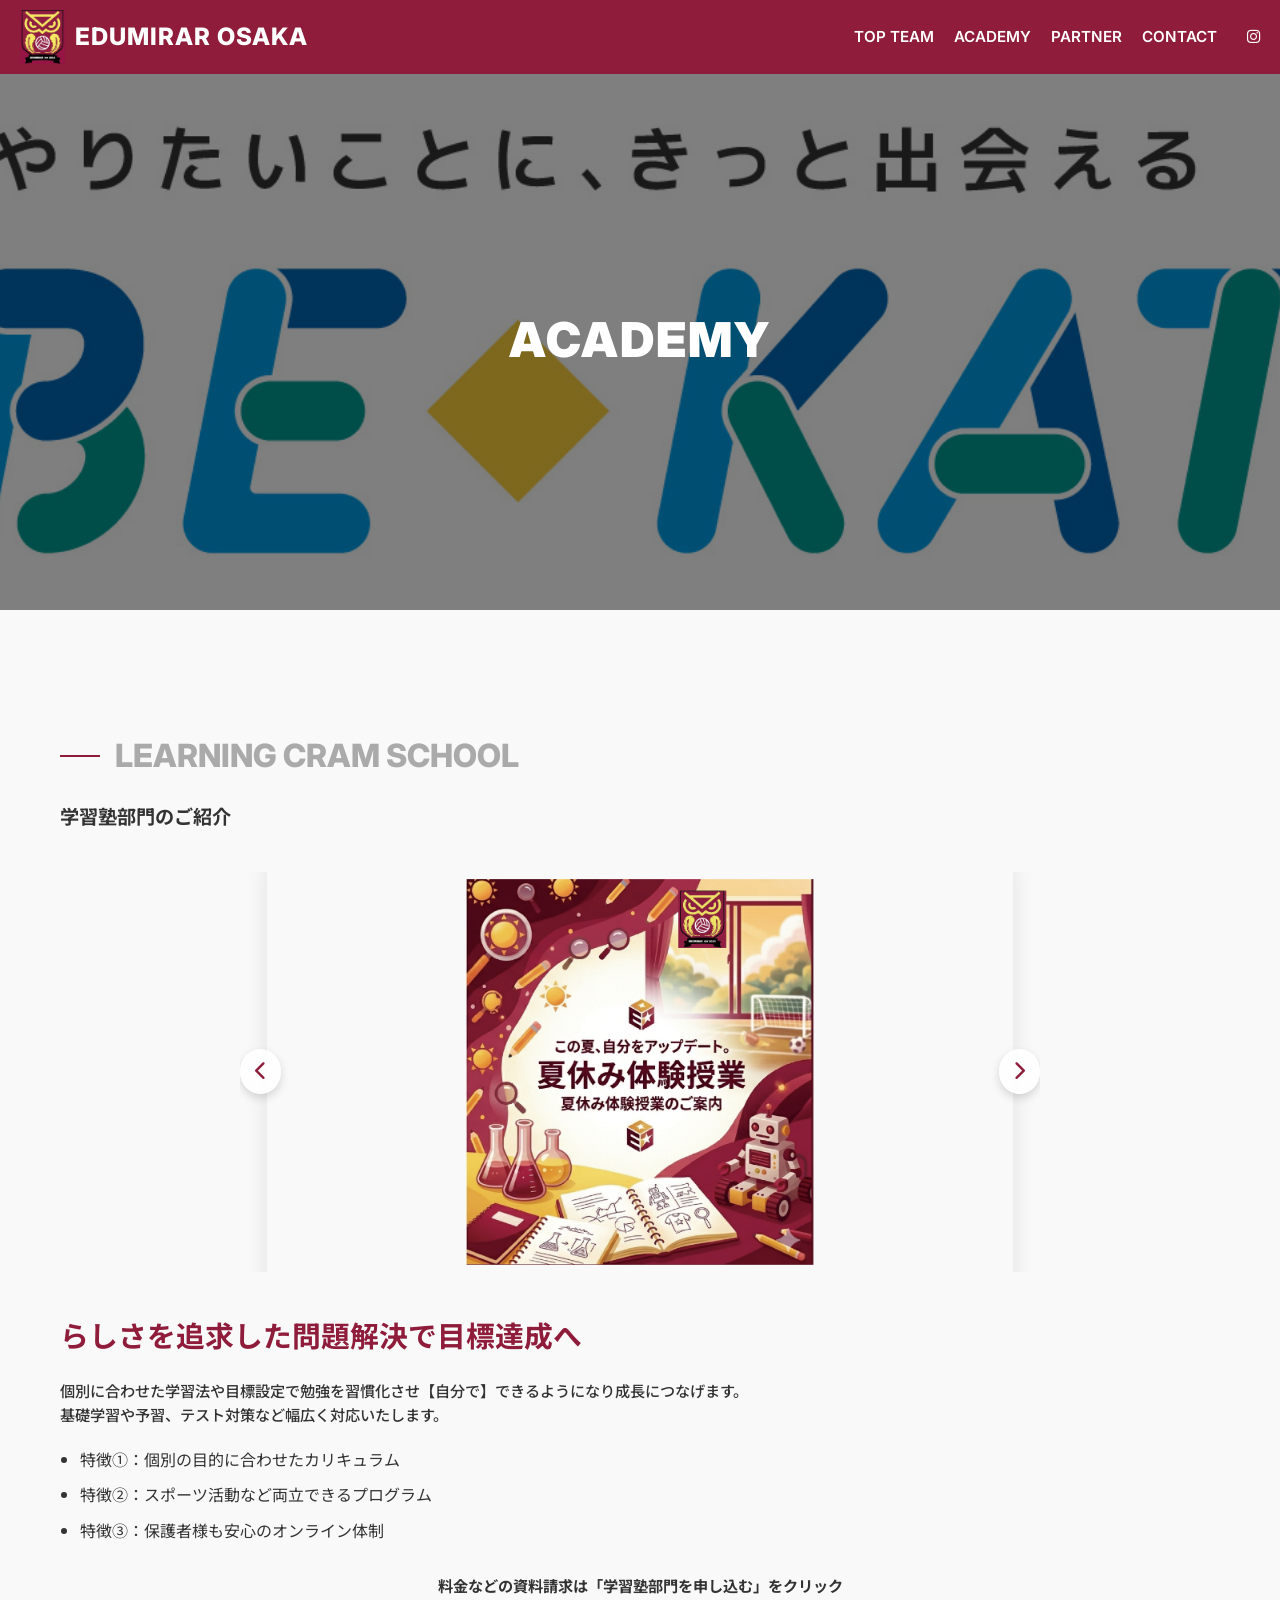
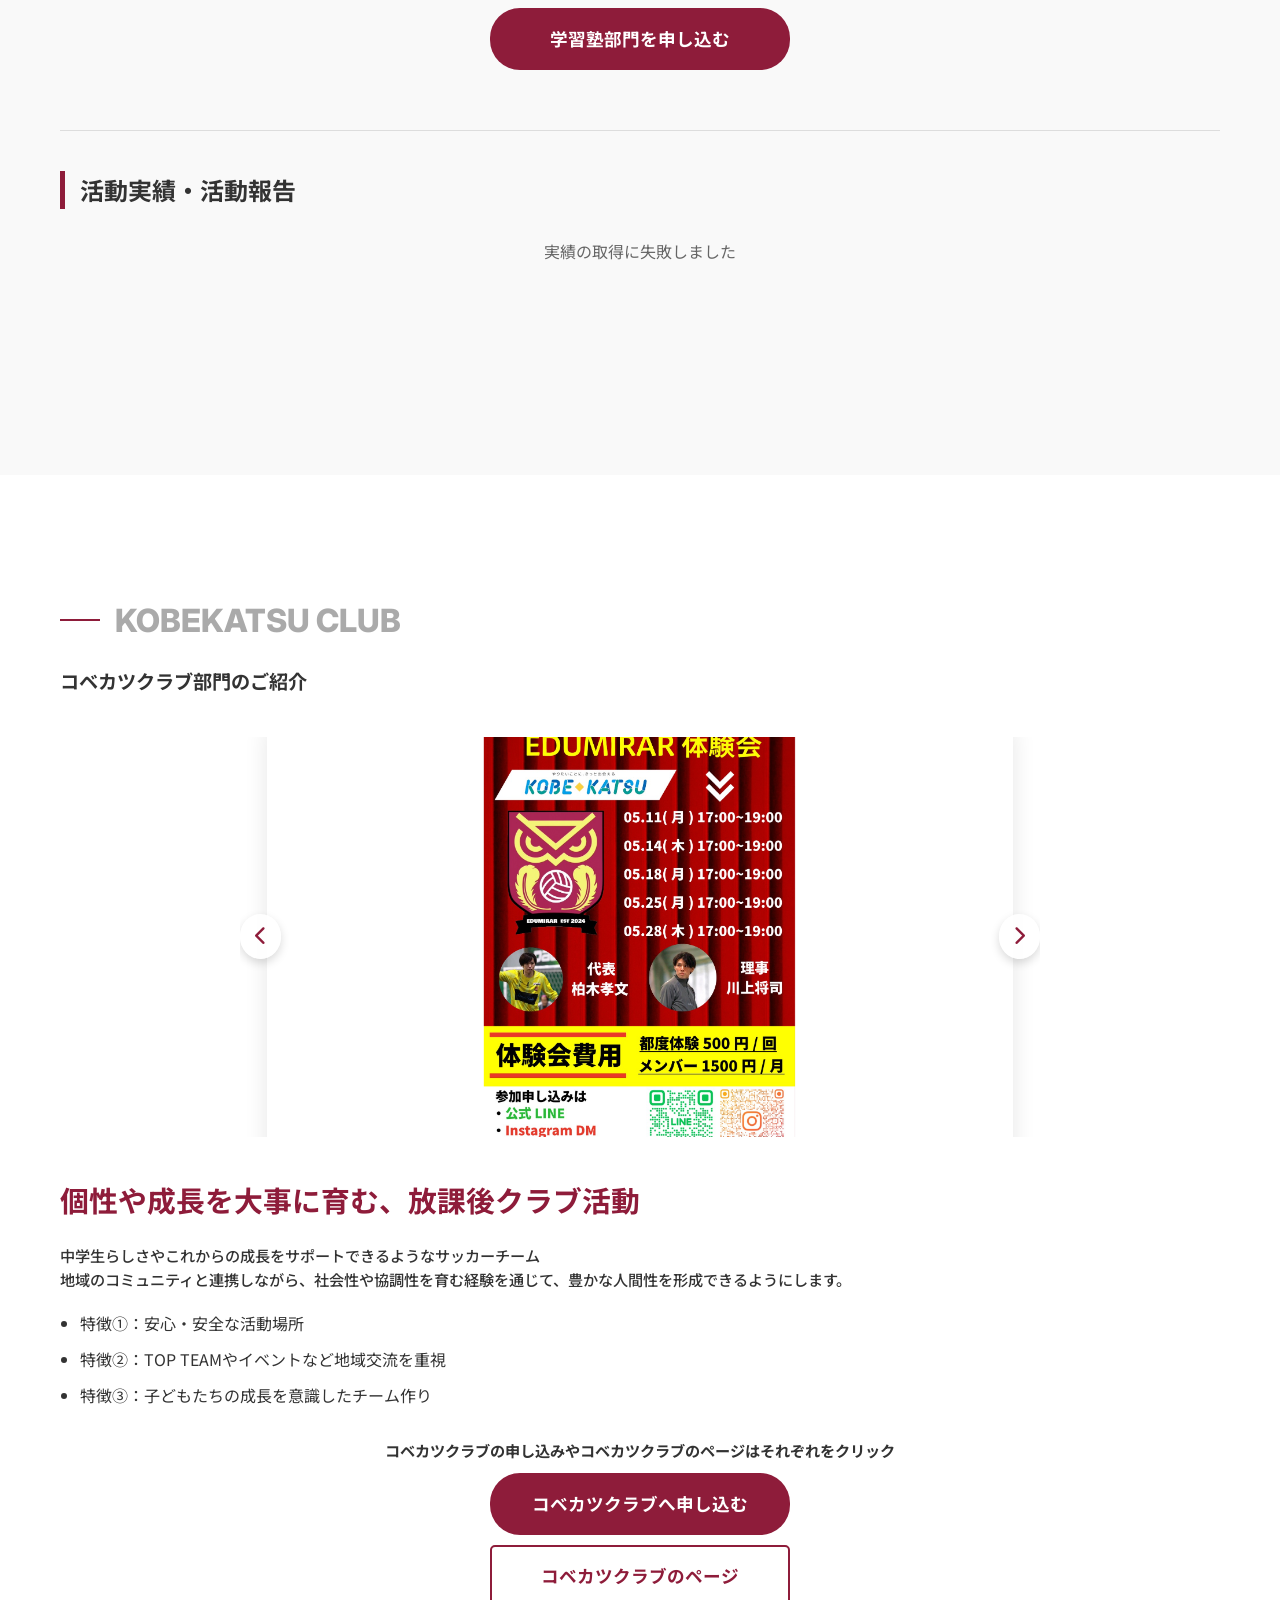
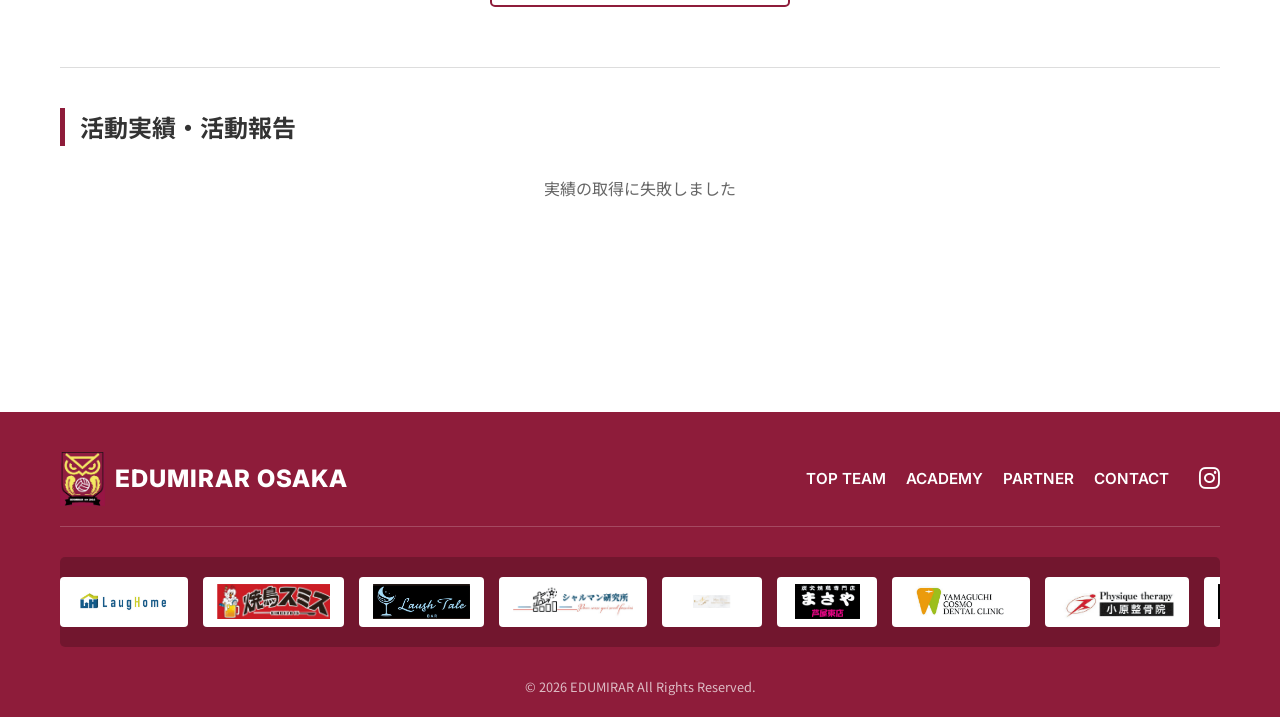
<file: academy.html>
<!DOCTYPE html>
<html lang="ja">

<head>
    <meta charset="UTF-8">
    <meta name="viewport" content="width=device-width, initial-scale=1.0">
    <title>ACADEMY | EDUMIRAR OFFICIAL SITE</title>
    <link rel="stylesheet" href="css/style.css">
    <link rel="stylesheet" href="https://cdnjs.cloudflare.com/ajax/libs/font-awesome/6.4.0/css/all.min.css">
    <style>
        @media (min-width: 993px) {
            .message-flex-reverse {
                flex-direction: row-reverse;
            }
        }
    </style>
    <meta name="description" content="EDUMIRAR ACADEMY（フットサルアカデミー）とMIRAR CRAM SCHOOL（学習塾部門）のご案内。スポーツと学びの両立を目指します。">
    <meta name="keywords" content="EDUMIRAR, アカデミー, サッカースクール, 学習塾, 文武両道">
    <meta property="og:title" content="ACADEMY | EDUMIRAR OFFICIAL SITE">
    <meta property="og:description" content="EDUMIRAR ACADEMYと学習塾部門のご案内。スポーツと学びの両立を目指します。">
    <meta property="og:image" content="https://takahumi0110-lgtm.github.io/edumirar-website/images/コベカツ.svg">
    <meta property="og:url" content="https://takahumi0110-lgtm.github.io/edumirar-website/academy.html">
    <meta property="og:type" content="article">
    <meta name="twitter:card" content="summary_large_image">
</head>

<body>

    <!-- ================= HEADER ================= -->
    <header>
        <div class="header-inner">
            <div class="logo-area">
                <!-- ロゴ画像: images/logo.png -->
                <a href="index.html" style="display: flex; align-items: center; gap: 10px;">
                    <img src="images/EDU-02.png" alt="EDUMIRAR" class="logo-icon">
                    <span class="logo-text">EDUMIRAR OSAKA</span>
                </a>
            </div>

            <!-- PC Navigation -->
            <nav class="pc-nav">
                <a href="top-team.html">TOP TEAM</a>
                <a href="academy.html">ACADEMY</a>
                <a href="partner.html">PARTNER</a>
                <a href="contact.html">CONTACT</a>
                <a href="https://www.instagram.com/edumirar_osaka?igsh=d253eTNsYndmdXB6" target="_blank"
                    rel="noopener noreferrer" class="sns-icon" aria-label="Instagram"><i
                        class="fa-brands fa-instagram"></i></a>
            </nav>

            <!-- Mobile Hamburger -->
            <div class="hamburger">
                <span></span>
                <span></span>
                <span></span>
            </div>
        </div>
    </header>

    <!-- Mobile Menu Overlay -->
    <div class="mobile-menu">
        <nav class="mobile-menu-nav">
            <a href="index.html">MAIN PAGE</a>
            <a href="top-team.html">TOP TEAM</a>
            <a href="academy.html">ACADEMY</a>
            <a href="partner.html">PARTNER</a>
            <a href="contact.html">CONTACT</a>
            <a href="https://www.instagram.com/edumirar_osaka?igsh=d253eTNsYndmdXB6" target="_blank" rel="noopener noreferrer" class="sns-mobile" aria-label="Instagram"><i class="fa-brands fa-instagram"></i></a>
        </nav>
    </div>

    <main class="main-content">

        <!-- Hero / Top Banner -->
        <section class="team-hero" style="background-image: url('images/kobekatsu-club-hero.jpg');">
            <div class="hero-overlay-center">
                <h1>ACADEMY</h1>
            </div>
        </section>

        <!-- LEARNING CRAM SCHOOL SECTION -->
        <section id="cram" class="message-sec" style="background-color: #f9f9f9;">
            <div class="container line-heading-container">
                <h2 class="line-heading">LEARNING CRAM SCHOOL</h2>
                <p class="feature-head" style="text-align: left; margin-bottom: 40px;">学習塾部門のご紹介</p>
                <!-- 追加: スライドショーエリア -->
                <div class="academy-slider-container">
                    <button class="slider-arrow prev cram-prev"><i class="fa-solid fa-chevron-left"></i></button>
                    <div class="academy-slider cram-slider">
                        <div class="academy-slide active-slide">
                            <img src="images/学習塾部門 メイン画像-01.png" alt="LEARNING CRAM SCHOOL 1">
                        </div>
                        <div class="academy-slide">
                            <img src="images/学習塾部門 メイン画像-02.png" alt="LEARNING CRAM SCHOOL 2">
                        </div>
                    </div>
                    <button class="slider-arrow next cram-next"><i class="fa-solid fa-chevron-right"></i></button>
                </div>

                <div class="message-flex" style="margin-top: 40px;">
                    <div class="message-right" style="flex: 1; text-align: left;">
                        <h3 style="font-size: 1.8rem; margin-bottom: 20px; color: var(--primary-color);">
                            らしさを追求した問題解決で目標達成へ</h3>
                        <p>個別に合わせた学習法や目標設定で勉強を習慣化させ【自分で】できるようになり成長につなげます。<br>
                        基礎学習や予習、テスト対策など幅広く対応いたします。</p>
                        <ul style="margin-top: 20px; padding-left: 20px; list-style-type: disc;">
                            <li style="margin-bottom: 10px;">特徴①：個別の目的に合わせたカリキュラム</li>
                            <li style="margin-bottom: 10px;">特徴②：スポーツ活動など両立できるプログラム</li>
                            <li style="margin-bottom: 10px;">特徴③：保護者様も安心のオンライン体制</li>
                        </ul>
                        <!-- 追加: 申し込みページへの誘導ボタン -->
                        <div style="margin-top: 30px; text-align: center;">
                            <p style="font-size: 0.95rem; margin-bottom: 10px; font-weight: bold;">料金などの資料請求は「学習塾部門を申し込む」をクリック</p>
                            <a href="contact.html" class="btn btn-primary"
                                style="padding: 15px 40px; font-size: 1.1rem; width: 80%; max-width: 300px;">学習塾部門を申し込む</a>
                        </div>
                    </div>
                </div>

                <!-- 追加: 活動実績・活動報告の欄 -->
                <div class="activity-sec" style="margin-top: 60px; padding-top: 40px; border-top: 1px solid #ddd;">
                    <h3 class="activity-title" style="margin-bottom: 30px;">活動実績・活動報告</h3>
                    <div class="partner-grid" id="academy-cram-activity-list">
                        <div
                            style="background: #fff; padding: 15px; border-radius: 5px; box-shadow: 0 5px 15px rgba(0,0,0,0.05);">
                            <img src="https://placehold.co/300x200/eee/999?text=Report+1" alt="Report 1"
                                style="width: 100%; border-radius: 5px; margin-bottom: 10px;">
                            <p style="font-size: 0.85rem; color: #888;">2026.04.15</p>
                            <h4 style="font-size: 1rem; margin: 5px 0;">春期講習が終了しました</h4>
                        </div>
                        <div
                            style="background: #fff; padding: 15px; border-radius: 5px; box-shadow: 0 5px 15px rgba(0,0,0,0.05);">
                            <img src="https://placehold.co/300x200/eee/999?text=Report+2" alt="Report 2"
                                style="width: 100%; border-radius: 5px; margin-bottom: 10px;">
                            <p style="font-size: 0.85rem; color: #888;">2026.03.10</p>
                            <h4 style="font-size: 1rem; margin: 5px 0;">今年度の合格実績のご報告</h4>
                        </div>
                        <div
                            style="background: #fff; padding: 15px; border-radius: 5px; box-shadow: 0 5px 15px rgba(0,0,0,0.05);">
                            <img src="https://placehold.co/300x200/eee/999?text=Report+3" alt="Report 3"
                                style="width: 100%; border-radius: 5px; margin-bottom: 10px;">
                            <p style="font-size: 0.85rem; color: #888;">2026.02.01</p>
                            <h4 style="font-size: 1rem; margin: 5px 0;">新年度生募集のお知らせ</h4>
                        </div>
                    </div>
                </div>
            </div>
        </section>

        <!-- KOBEKATSU CLUB SECTION -->
        <section id="kobekatsu" class="message-sec">
            <div class="container line-heading-container">
                <h2 class="line-heading">KOBEKATSU CLUB</h2>
                <p class="feature-head" style="text-align: left; margin-bottom: 40px;">コベカツクラブ部門のご紹介</p>
                <!-- 追加: スライドショーエリア -->
                <div class="academy-slider-container">
                    <button class="slider-arrow prev kobekatsu-prev"><i class="fa-solid fa-chevron-left"></i></button>
                    <div class="academy-slider kobekatsu-slider">
                        <div class="academy-slide active-slide">
                            <img src="images/コベカツ.svg" alt="KOBEKATSU CLUB 1">
                        </div>
                        <div class="academy-slide">
                            <img src="images/kobekatsu-trial.jpg" alt="KOBEKATSU CLUB 2">
                        </div>
                    </div>
                    <button class="slider-arrow next kobekatsu-next"><i class="fa-solid fa-chevron-right"></i></button>
                </div>

                <div class="message-flex" style="margin-top: 40px;">
                    <div class="message-right" style="flex: 1; text-align: left;">
                        <h3 style="font-size: 1.8rem; margin-bottom: 20px; color: var(--primary-color);">
                            個性や成長を大事に育む、放課後クラブ活動</h3>
                        <p>中学生らしさやこれからの成長をサポートできるようなサッカーチーム<br>
                        地域のコミュニティと連携しながら、社会性や協調性を育む経験を通じて、豊かな人間性を形成できるようにします。</p>
                        <ul style="margin-top: 20px; padding-left: 20px; list-style-type: disc;">
                            <li style="margin-bottom: 10px;">特徴①：安心・安全な活動場所</li>
                            <li style="margin-bottom: 10px;">特徴②：TOP TEAMやイベントなど地域交流を重視</li>
                            <li style="margin-bottom: 10px;">特徴③：子どもたちの成長を意識したチーム作り</li>
                        </ul>
                        <!-- 追加: 申し込みページへの誘導ボタン -->
                        <div style="margin-top: 30px; text-align: center;">
                            <p style="font-size: 0.95rem; margin-bottom: 10px; font-weight: bold;">コベカツクラブの申し込みやコベカツクラブのページはそれぞれをクリック</p>
                            <div style="display: flex; flex-direction: column; gap: 10px; align-items: center;">
                                <a href="contact.html" class="btn btn-primary"
                                    style="padding: 15px 40px; font-size: 1.1rem; width: 80%; max-width: 300px;">コベカツクラブへ申し込む</a>
                                <a href="#kobekatsu" class="btn btn-outline"
                                    style="padding: 15px 40px; font-size: 1.1rem; width: 80%; max-width: 300px; border: 2px solid var(--primary-color); color: var(--primary-color); background: transparent; text-decoration: none; border-radius: 5px; font-weight: bold; transition: all 0.3s;"
                                    onmouseover="this.style.background='var(--primary-color)'; this.style.color='#fff';"
                                    onmouseout="this.style.background='transparent'; this.style.color='var(--primary-color)';">コベカツクラブのページ</a>
                            </div>
                        </div>
                    </div>
                </div>

                <!-- 追加: 活動実績・活動報告の欄 -->
                <div class="activity-sec" style="margin-top: 60px; padding-top: 40px; border-top: 1px solid #ddd;">
                    <h3 class="activity-title" style="margin-bottom: 30px;">活動実績・活動報告</h3>
                    <div class="partner-grid" id="academy-kobekatsu-activity-list">
                        <div
                            style="background: #f9f9f9; padding: 15px; border-radius: 5px; box-shadow: 0 5px 15px rgba(0,0,0,0.05);">
                            <img src="https://placehold.co/300x200/eee/999?text=Report+1" alt="Report 1"
                                style="width: 100%; border-radius: 5px; margin-bottom: 10px;">
                            <p style="font-size: 0.85rem; color: #888;">2026.04.20</p>
                            <h4 style="font-size: 1rem; margin: 5px 0;">自然体験教室を開催しました</h4>
                        </div>
                        <div
                            style="background: #f9f9f9; padding: 15px; border-radius: 5px; box-shadow: 0 5px 15px rgba(0,0,0,0.05);">
                            <img src="https://placehold.co/300x200/eee/999?text=Report+2" alt="Report 2"
                                style="width: 100%; border-radius: 5px; margin-bottom: 10px;">
                            <p style="font-size: 0.85rem; color: #888;">2026.03.25</p>
                            <h4 style="font-size: 1rem; margin: 5px 0;">地域清掃ボランティア活動報告</h4>
                        </div>
                        <div
                            style="background: #f9f9f9; padding: 15px; border-radius: 5px; box-shadow: 0 5px 15px rgba(0,0,0,0.05);">
                            <img src="https://placehold.co/300x200/eee/999?text=Report+3" alt="Report 3"
                                style="width: 100%; border-radius: 5px; margin-bottom: 10px;">
                            <p style="font-size: 0.85rem; color: #888;">2026.02.15</p>
                            <h4 style="font-size: 1rem; margin: 5px 0;">工作ワークショップの様子</h4>
                        </div>
                    </div>
                </div>
            </div>
        </section>

    </main>

    <!-- ================= FOOTER ================= -->
    <footer class="new-footer">
        <div class="container">
            <div class="footer-top-row">
                <div class="logo-area">
                    <a href="index.html" style="display: flex; align-items: center; gap: 10px; color: #fff; text-decoration: none;">
                        <img src="images/EDU-02.png" alt="EDUMIRAR" class="logo-icon" style="width: 45px; height: auto;">
                        <span class="logo-text" style="font-family: var(--font-en); font-weight: 800; font-size: 1.5rem; letter-spacing: 1px;">EDUMIRAR OSAKA</span>
                    </a>
                </div>
                <nav class="footer-nav">
                    <a href="top-team.html">TOP TEAM</a>
                    <a href="academy.html">ACADEMY</a>
                    <a href="partner.html">PARTNER</a>
                    <a href="contact.html">CONTACT</a>
                    <a href="https://www.instagram.com/edumirar_osaka?igsh=d253eTNsYndmdXB6" target="_blank" rel="noopener noreferrer" class="sns-icon" aria-label="Instagram" style="font-size: 1.5rem;"><i class="fa-brands fa-instagram"></i></a>
                </nav>
            </div>

            <div class="footer-partners-ticker">
                <div class="ticker-content">
                    <div class="footer-partner-logo"><img src="images/ラホーム.svg" alt="ラホーム"></div>
                    <div class="footer-partner-logo"><img src="images/焼鳥スミス.svg" alt="焼鳥スミス"></div>
                    <div class="footer-partner-logo"><img src="images/ラフテル.svg" alt="ラフテル"></div>
                    <div class="footer-partner-logo"><img src="images/シャルマン研究所.svg" alt="シャルマン研究所"></div>
                    <div class="footer-partner-logo"><img src="images/ネオファースト.svg" alt="ネオファースト"></div>
                    <div class="footer-partner-logo"><img src="images/まさや.svg" alt="まさや"></div>
                    <div class="footer-partner-logo"><img src="images/山口コスモデンタルクリニック.svg" alt="山口コスモデンタルクリニック"></div>
                    <div class="footer-partner-logo"><img src="images/小原整骨院.svg" alt="小原整骨院"></div>
                    <div class="footer-partner-logo"><img src="images/ゴベルナンテ.svg" alt="ゴベルナンテ"></div>
                    <!-- Duplicate for infinite scroll loop -->
                    <div class="footer-partner-logo"><img src="images/ラホーム.svg" alt="ラホーム"></div>
                    <div class="footer-partner-logo"><img src="images/焼鳥スミス.svg" alt="焼鳥スミス"></div>
                    <div class="footer-partner-logo"><img src="images/ラフテル.svg" alt="ラフテル"></div>
                    <div class="footer-partner-logo"><img src="images/シャルマン研究所.svg" alt="シャルマン研究所"></div>
                    <div class="footer-partner-logo"><img src="images/ネオファースト.svg" alt="ネオファースト"></div>
                    <div class="footer-partner-logo"><img src="images/まさや.svg" alt="まさや"></div>
                    <div class="footer-partner-logo"><img src="images/山口コスモデンタルクリニック.svg" alt="山口コスモデンタルクリニック"></div>
                    <div class="footer-partner-logo"><img src="images/小原整骨院.svg" alt="小原整骨院"></div>
                    <div class="footer-partner-logo"><img src="images/ゴベルナンテ.svg" alt="ゴベルナンテ"></div>
                </div>
            </div>

            <div class="copyright" style="text-align: center; margin-top: 30px; font-size: 0.8rem; opacity: 0.7;">
                &copy; 2026 EDUMIRAR All Rights Reserved.
            </div>
        </div>
    </footer>

    <script src="js/script.js"></script>
    <script src="js/sheets-sync.js"></script>
</body>

</html>
</file>
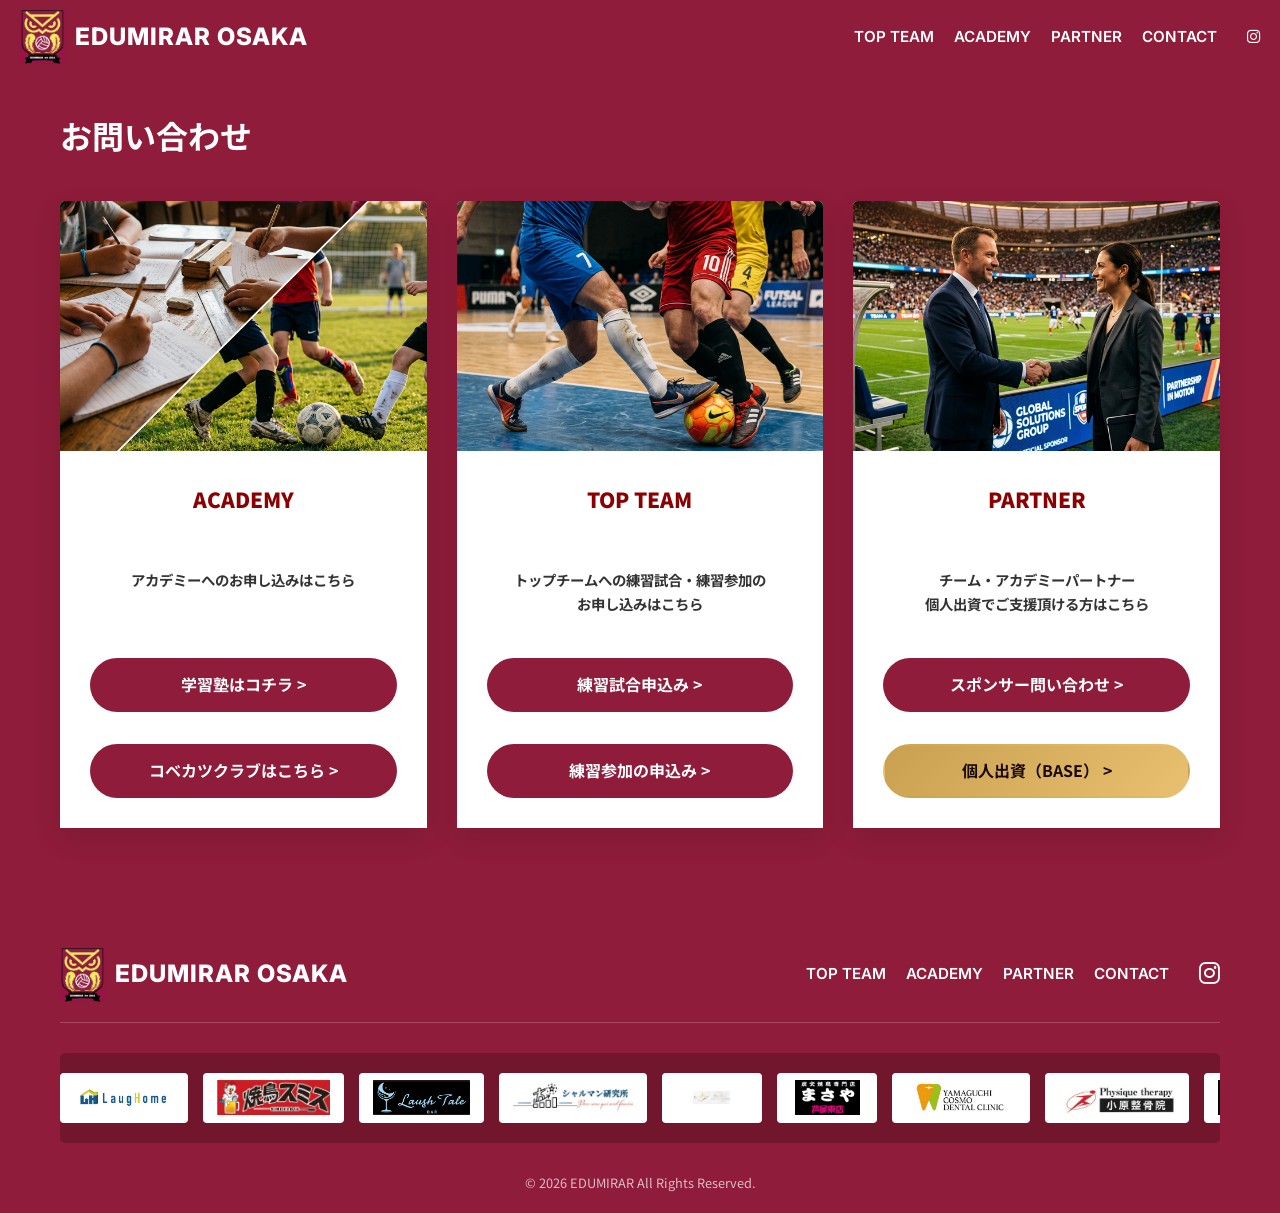
<file: contact.html>
<!DOCTYPE html>
<html lang="ja">

<head>
    <meta charset="UTF-8">
    <meta name="viewport" content="width=device-width, initial-scale=1.0">
    <title>EDUMIRAR | CONTACT</title>
    <link rel="stylesheet" href="css/style.css">
    <link rel="stylesheet" href="https://cdnjs.cloudflare.com/ajax/libs/font-awesome/6.4.0/css/all.min.css">
    <meta name="description" content="EDUMIRAR OSAKAへの練習参加、体験会、スポンサー等のお問い合わせはこちらから。">
    <meta name="keywords" content="EDUMIRAR, 問い合わせ, 練習参加, 体験会, スポンサー">
    <meta property="og:title" content="EDUMIRAR | CONTACT">
    <meta property="og:description" content="EDUMIRAR OSAKAへのお問い合わせ（練習参加、体験会、スポンサー等）はこちら。">
    <meta property="og:image" content="https://takahumi0110-lgtm.github.io/edumirar-website/images/EDU-08.png">
    <meta property="og:url" content="https://takahumi0110-lgtm.github.io/edumirar-website/contact.html">
    <meta property="og:type" content="article">
    <meta name="twitter:card" content="summary_large_image">
</head>

<body class="bg-primary">

    <!-- ================= HEADER (共通) ================= -->
    <header>
        <div class="header-inner">
            <div class="logo-area">
                <a href="index.html" style="display: flex; align-items: center; gap: 10px;">
                    <!-- ロゴ画像 -->
                    <img src="images/EDU-02.png" alt="EDUMIRAR" class="logo-icon">
                    <span class="logo-text">EDUMIRAR OSAKA</span>
                </a>
            </div>
            <nav class="pc-nav">
                <a href="top-team.html">TOP TEAM</a>
                <a href="academy.html">ACADEMY</a>
                <a href="partner.html">PARTNER</a>
                <a href="contact.html">CONTACT</a>
                <a href="https://www.instagram.com/edumirar_osaka?igsh=d253eTNsYndmdXB6" target="_blank"
                    rel="noopener noreferrer" class="sns-icon" aria-label="Instagram"><i
                        class="fa-brands fa-instagram"></i></a>
            </nav>
            <div class="hamburger">
                <span></span><span></span><span></span>
            </div>
        </div>
    </header>

    <!-- Mobile Menu Overlay -->
    <div class="mobile-menu">
        <nav class="mobile-menu-nav">
            <a href="index.html">MAIN PAGE</a>
            <a href="top-team.html">TOP TEAM</a>
            <a href="academy.html">ACADEMY</a>
            <a href="partner.html">PARTNER</a>
            <a href="contact.html">CONTACT</a>
            <a href="https://www.instagram.com/edumirar_osaka?igsh=d253eTNsYndmdXB6" target="_blank" rel="noopener noreferrer" class="sns-mobile" aria-label="Instagram"><i class="fa-brands fa-instagram"></i></a>
        </nav>
    </div>

    <main class="main-content contact-page">
        <div class="container">
            <h1 class="page-title text-white">お問い合わせ</h1>

            <div class="contact-grid">
                <!-- ボックス1: ACADEMY -->
                <div class="contact-card">
                    <img src="images/contact-join.png" alt="ACADEMY"
                        style="width: 100%; height: 250px; object-fit: cover; border-radius: 5px 5px 0 0;">
                    <div class="card-inner"
                        style="padding-top: 20px; text-align: center; padding-bottom: 30px; background: #fff;">
                        <h2 class="card-title"
                            style="background-color: #fff; color: #8B0000; font-weight: 900; padding: 12px; border-radius: 30px; font-size: 1.3rem; margin-bottom: 20px; display: block; width: 100%;">
                            ACADEMY</h2>
                        <p class="card-desc" style="font-size: 0.9rem; margin-bottom: 20px;">アカデミーへのお申し込みはこちら</p>
                        <a href="#" class="btn btn-primary"
                            style="display: block; width: 100%; border-radius: 30px; padding: 12px; margin-bottom: 12px;">学習塾はコチラ
                            &gt;</a>
                        <a href="https://lin.ee/9xECzF1" target="_blank" rel="noopener noreferrer"
                            class="btn btn-primary"
                            style="display: block; width: 100%; border-radius: 30px; padding: 12px;">コベカツクラブはこちら
                            &gt;</a>
                    </div>
                </div>

                <!-- ボックス2: TOP TEAM -->
                <div class="contact-card">
                    <img src="images/contact-match.png" alt="TOP TEAM"
                        style="width: 100%; height: 250px; object-fit: cover; border-radius: 5px 5px 0 0;">
                    <div class="card-inner"
                        style="padding-top: 20px; text-align: center; padding-bottom: 30px; background: #fff;">
                        <h2 class="card-title"
                            style="background-color: #fff; color: #8B0000; font-weight: 900; padding: 12px; border-radius: 30px; font-size: 1.3rem; margin-bottom: 20px; display: block; width: 100%;">
                            TOP TEAM</h2>
                        <p class="card-desc" style="font-size: 0.9rem; margin-bottom: 20px;">
                            トップチームへの練習試合・練習参加の<br>お申し込みはこちら</p>
                        <a href="https://ig.me/m/edumirar_osaka" target="_blank" rel="noopener noreferrer"
                            class="btn btn-primary"
                            style="display: block; width: 100%; border-radius: 30px; padding: 12px; margin-bottom: 12px;">練習試合申込み
                            &gt;</a>
                        <a href="https://ig.me/m/edumirar_osaka" target="_blank" rel="noopener noreferrer"
                            class="btn btn-primary"
                            style="display: block; width: 100%; border-radius: 30px; padding: 12px;">練習参加の申込み &gt;</a>
                    </div>
                </div>

                <!-- ボックス3: PARTNER -->
                <div class="contact-card" id="partner">
                    <img src="images/contact-partner.png" alt="PARTNER"
                        style="width: 100%; height: 250px; object-fit: cover; border-radius: 5px 5px 0 0;">
                    <div class="card-inner"
                        style="padding-top: 20px; text-align: center; padding-bottom: 30px; background: #fff;">
                        <h2 class="card-title"
                            style="background-color: #fff; color: #8B0000; font-weight: 900; padding: 12px; border-radius: 30px; font-size: 1.3rem; margin-bottom: 20px; display: block; width: 100%;">
                            PARTNER</h2>
                        <p class="card-desc" style="font-size: 0.9rem; margin-bottom: 20px;">
                            チーム・アカデミーパートナー<br>個人出資でご支援頂ける方はこちら</p>
                        <a href="#" class="btn btn-primary"
                            style="display: block; width: 100%; border-radius: 30px; padding: 12px; margin-bottom: 12px;">スポンサー問い合わせ
                            &gt;</a>
                        <a href="https://edumirar.base.shop/" target="_blank" rel="noopener noreferrer" class="btn btn-primary"
                            style="display: block; width: 100%; border-radius: 30px; padding: 12px; background: linear-gradient(135deg, #c8a050, #e8c070); color: #1a0a10;">個人出資（BASE） &gt;</a>
                    </div>
                </div>
            </div>
        </div>
    </main>

    <!-- ================= FOOTER (共通) ================= -->
    <footer class="new-footer">
        <div class="container">
            <div class="footer-top-row">
                <div class="logo-area">
                    <a href="index.html" style="display: flex; align-items: center; gap: 10px; color: #fff; text-decoration: none;">
                        <img src="images/EDU-02.png" alt="EDUMIRAR" class="logo-icon" style="width: 45px; height: auto;">
                        <span class="logo-text" style="font-family: var(--font-en); font-weight: 800; font-size: 1.5rem; letter-spacing: 1px;">EDUMIRAR OSAKA</span>
                    </a>
                </div>
                <nav class="footer-nav">
                    <a href="top-team.html">TOP TEAM</a>
                    <a href="academy.html">ACADEMY</a>
                    <a href="partner.html">PARTNER</a>
                    <a href="contact.html">CONTACT</a>
                    <a href="https://www.instagram.com/edumirar_osaka?igsh=d253eTNsYndmdXB6" target="_blank" rel="noopener noreferrer" class="sns-icon" aria-label="Instagram" style="font-size: 1.5rem;"><i class="fa-brands fa-instagram"></i></a>
                </nav>
            </div>

            <div class="footer-partners-ticker">
                <div class="ticker-content">
                    <div class="footer-partner-logo"><img src="images/ラホーム.svg" alt="ラホーム"></div>
                    <div class="footer-partner-logo"><img src="images/焼鳥スミス.svg" alt="焼鳥スミス"></div>
                    <div class="footer-partner-logo"><img src="images/ラフテル.svg" alt="ラフテル"></div>
                    <div class="footer-partner-logo"><img src="images/シャルマン研究所.svg" alt="シャルマン研究所"></div>
                    <div class="footer-partner-logo"><img src="images/ネオファースト.svg" alt="ネオファースト"></div>
                    <div class="footer-partner-logo"><img src="images/まさや.svg" alt="まさや"></div>
                    <div class="footer-partner-logo"><img src="images/山口コスモデンタルクリニック.svg" alt="山口コスモデンタルクリニック"></div>
                    <div class="footer-partner-logo"><img src="images/小原整骨院.svg" alt="小原整骨院"></div>
                    <div class="footer-partner-logo"><img src="images/ゴベルナンテ.svg" alt="ゴベルナンテ"></div>
                    <!-- Duplicate for infinite scroll loop -->
                    <div class="footer-partner-logo"><img src="images/ラホーム.svg" alt="ラホーム"></div>
                    <div class="footer-partner-logo"><img src="images/焼鳥スミス.svg" alt="焼鳥スミス"></div>
                    <div class="footer-partner-logo"><img src="images/ラフテル.svg" alt="ラフテル"></div>
                    <div class="footer-partner-logo"><img src="images/シャルマン研究所.svg" alt="シャルマン研究所"></div>
                    <div class="footer-partner-logo"><img src="images/ネオファースト.svg" alt="ネオファースト"></div>
                    <div class="footer-partner-logo"><img src="images/まさや.svg" alt="まさや"></div>
                    <div class="footer-partner-logo"><img src="images/山口コスモデンタルクリニック.svg" alt="山口コスモデンタルクリニック"></div>
                    <div class="footer-partner-logo"><img src="images/小原整骨院.svg" alt="小原整骨院"></div>
                    <div class="footer-partner-logo"><img src="images/ゴベルナンテ.svg" alt="ゴベルナンテ"></div>
                </div>
            </div>

            <div class="copyright" style="text-align: center; margin-top: 30px; font-size: 0.8rem; opacity: 0.7;">
                &copy; 2026 EDUMIRAR All Rights Reserved.
            </div>
        </div>
    </footer>

    <script src="js/script.js"></script>
</body>

</html>
</file>
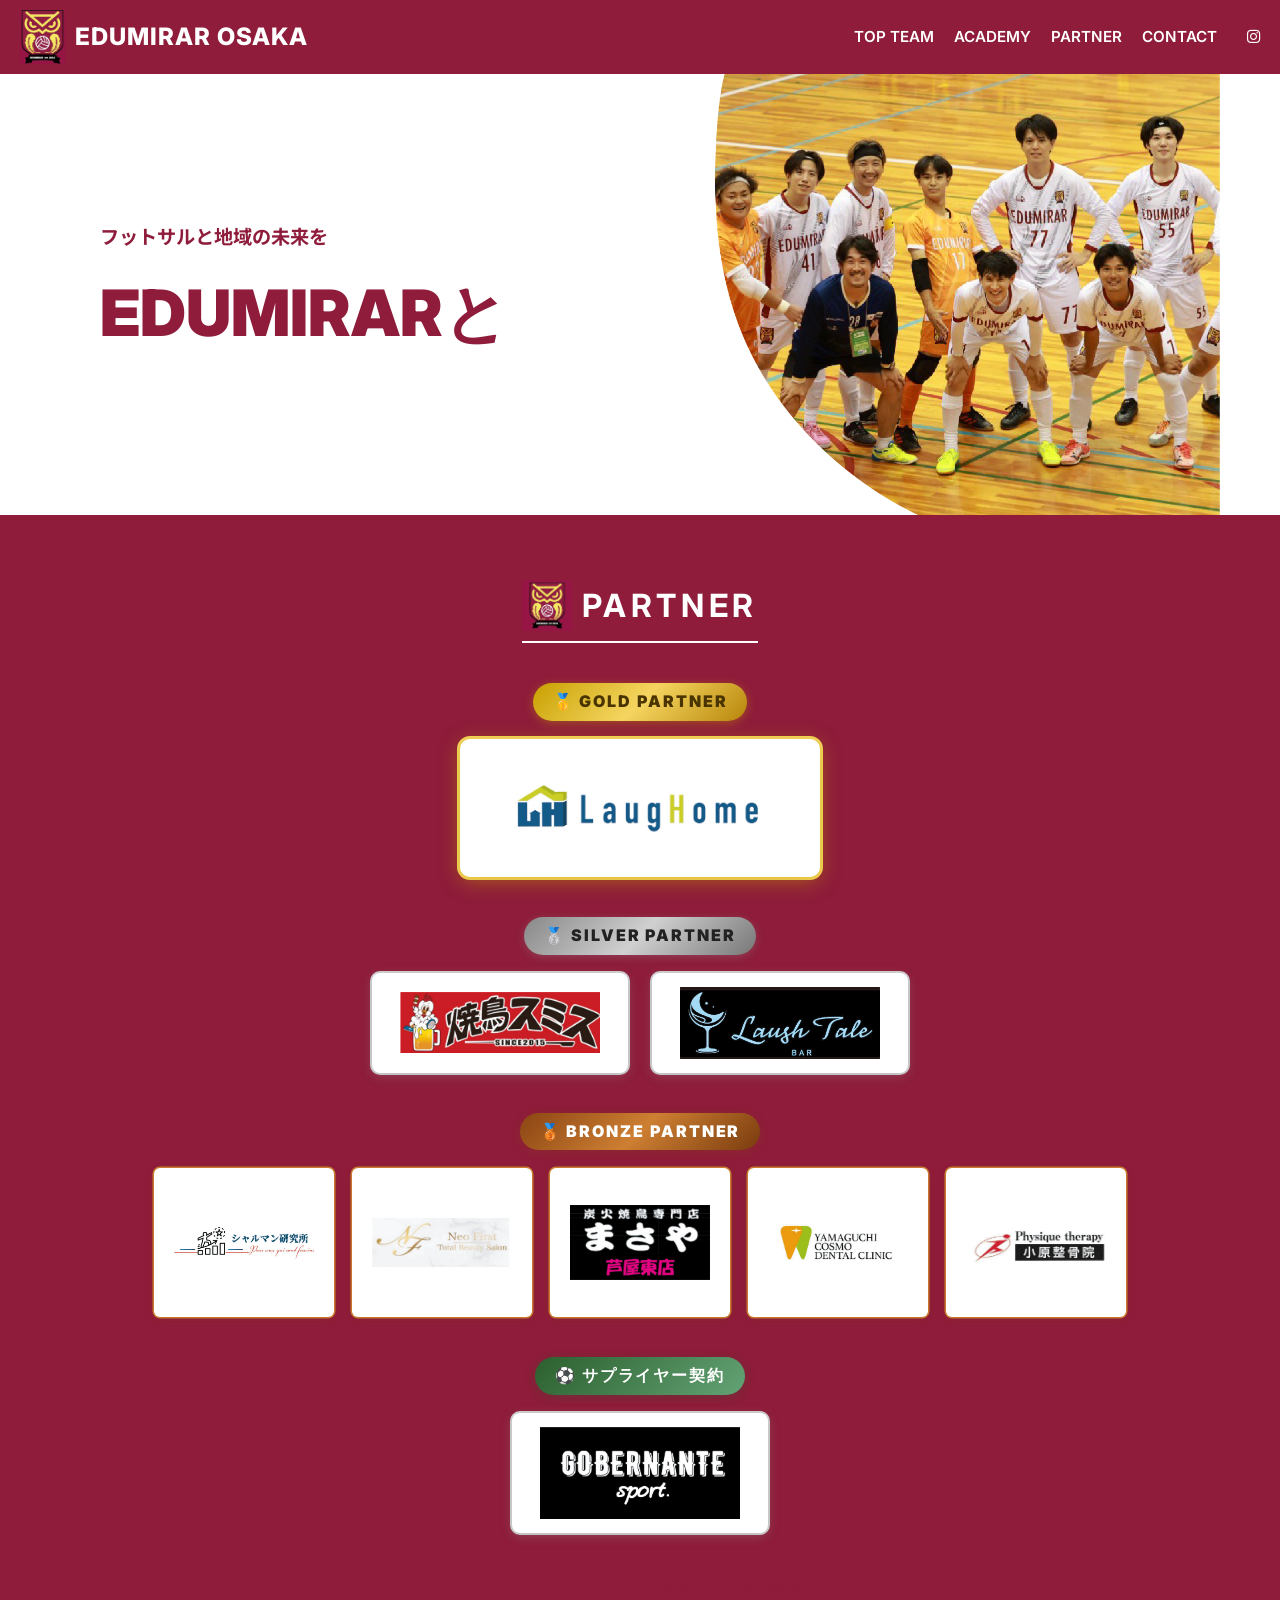
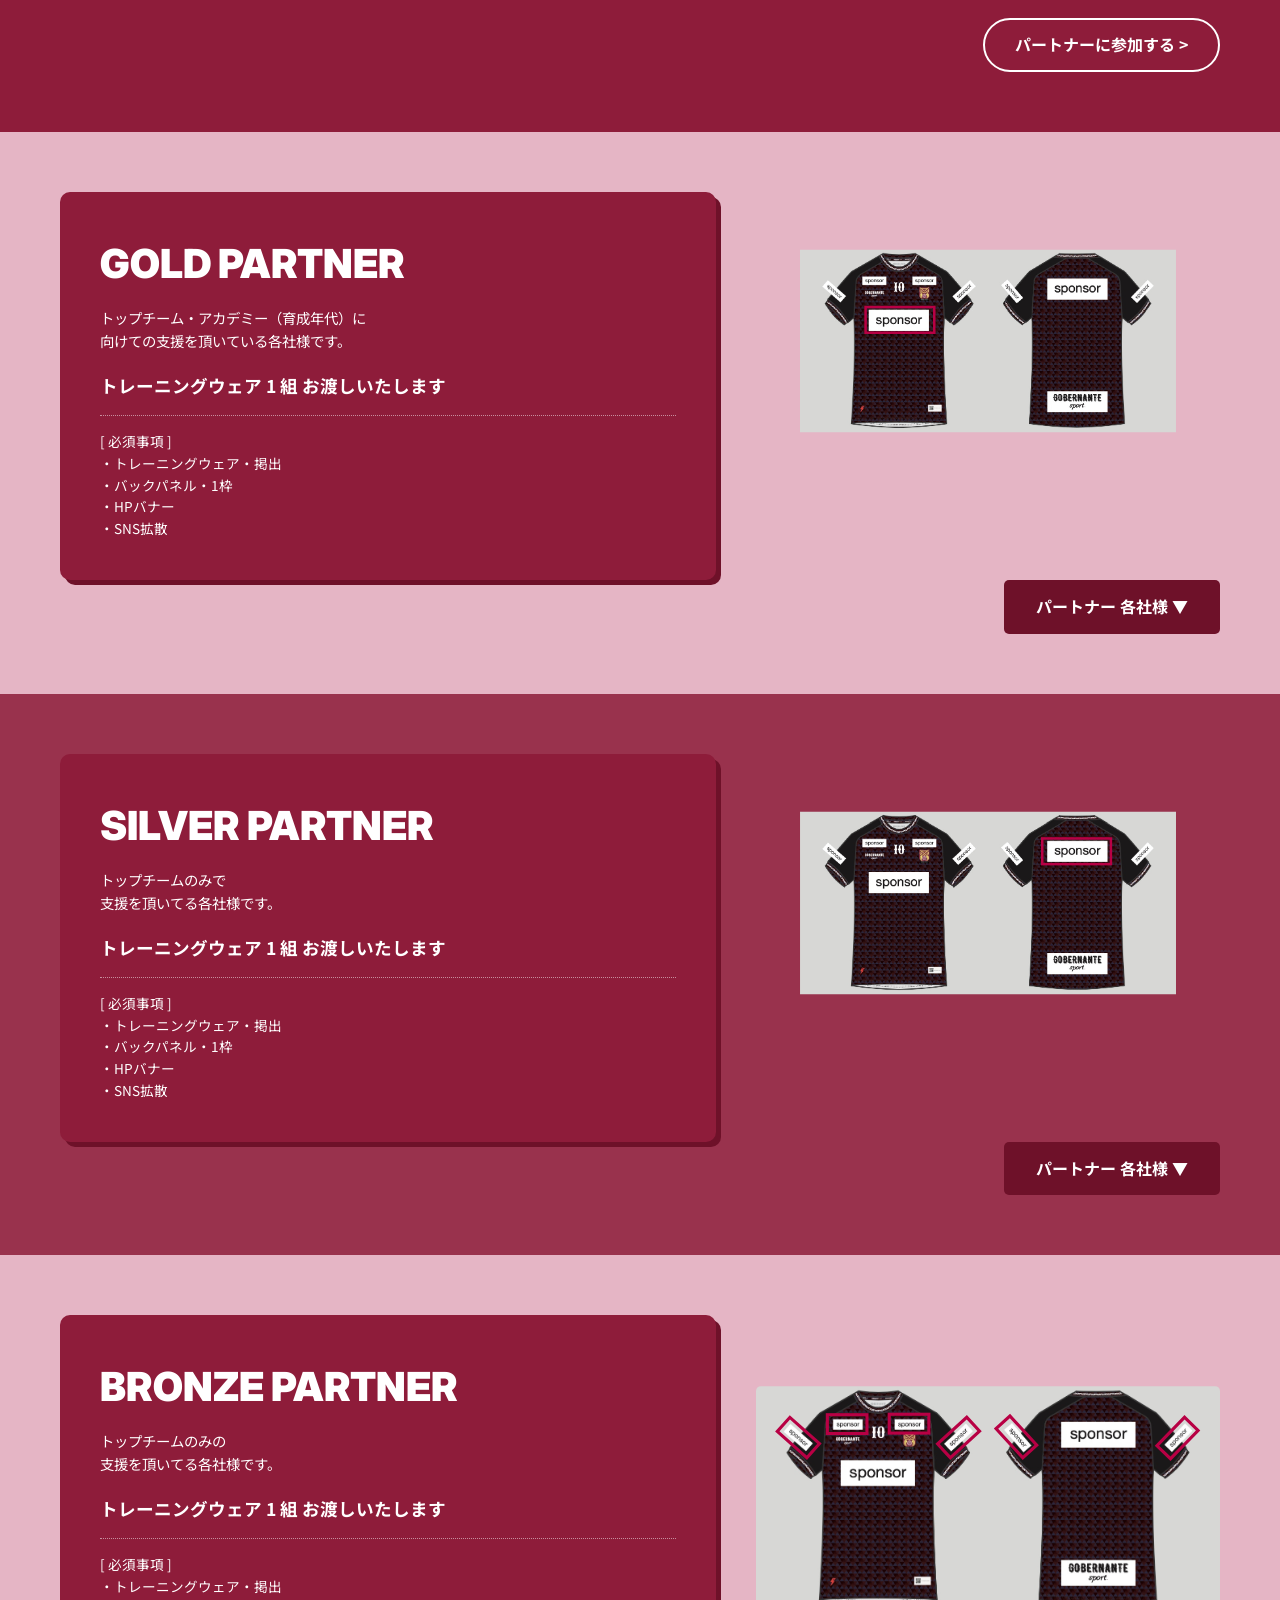
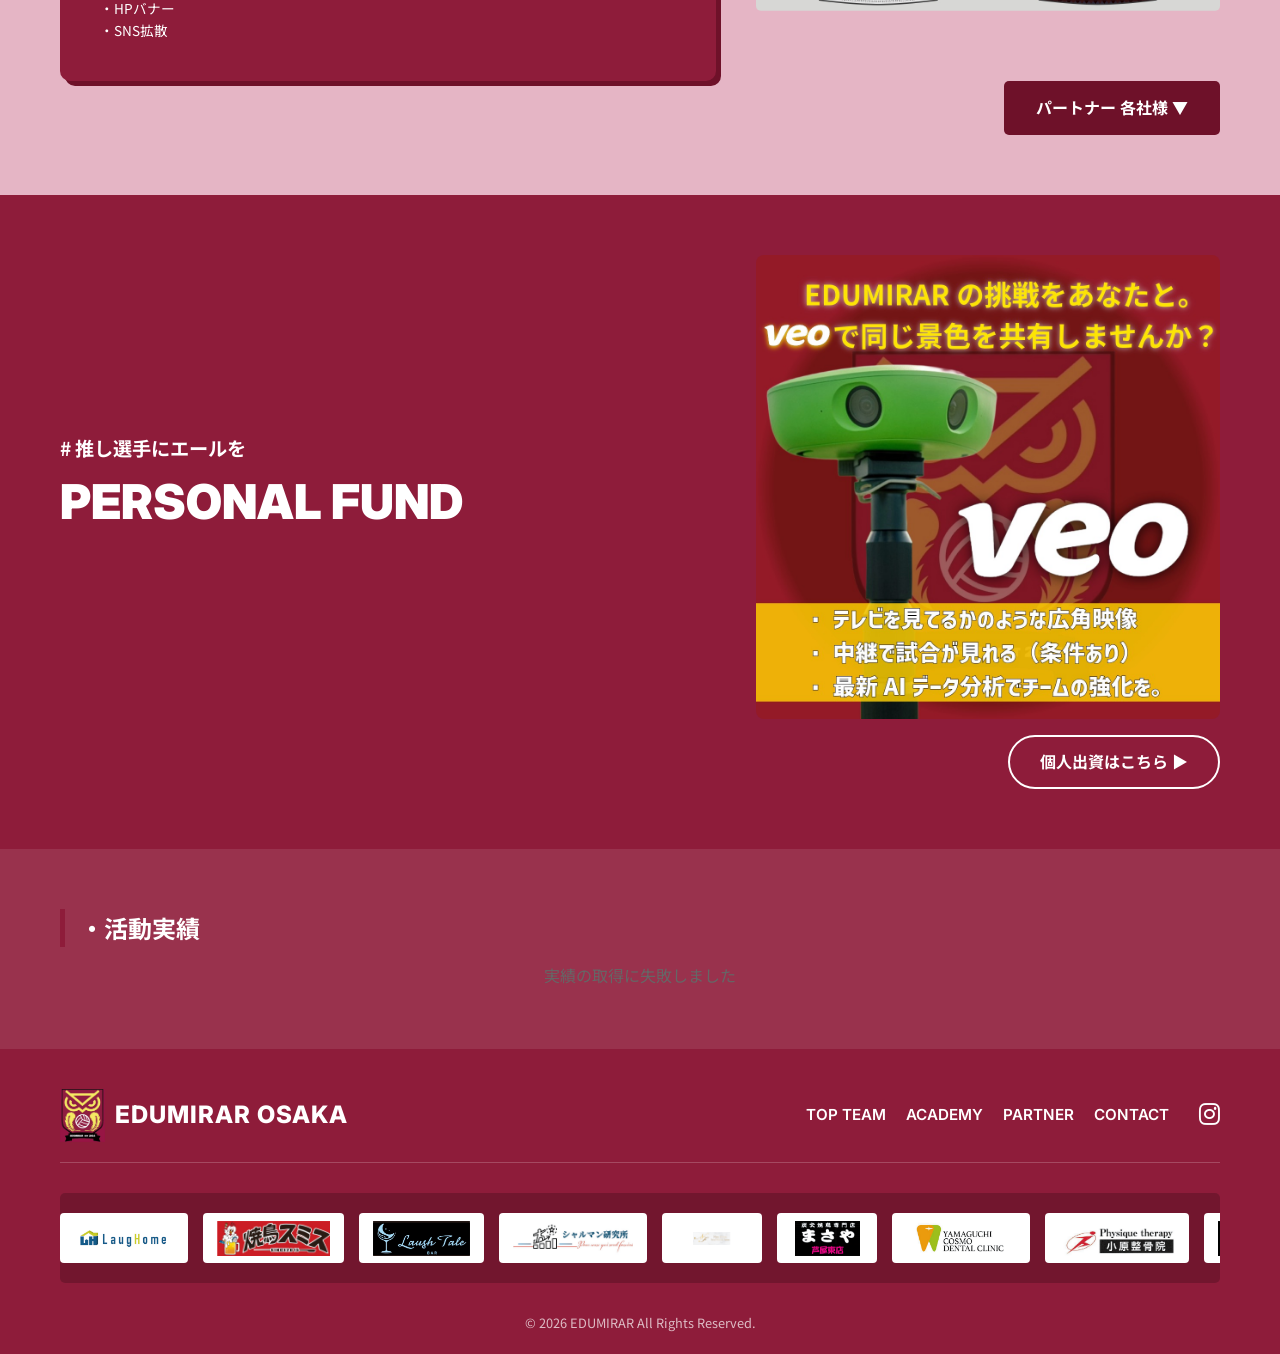
<file: partner.html>
<!DOCTYPE html>
<html lang="ja">

<head>
    <meta charset="UTF-8">
    <meta name="viewport" content="width=device-width, initial-scale=1.0">
    <title>EDUMIRAR | PARTNER</title>
    <link rel="stylesheet" href="css/style.css">
    <link rel="stylesheet" href="https://cdnjs.cloudflare.com/ajax/libs/font-awesome/6.4.0/css/all.min.css">
    <meta name="description" content="EDUMIRAR OSAKAを応援・サポートしてくださるパートナー企業・スポンサー様のご紹介です。">
    <meta name="keywords" content="EDUMIRAR, パートナー, スポンサー, サポート">
    <meta property="og:title" content="EDUMIRAR | PARTNER">
    <meta property="og:description" content="EDUMIRAR OSAKAを応援・サポートしてくださるパートナー企業・スポンサー様のご紹介。">
    <meta property="og:image" content="https://takahumi0110-lgtm.github.io/edumirar-website/images/EDU-11.png">
    <meta property="og:url" content="https://takahumi0110-lgtm.github.io/edumirar-website/partner.html">
    <meta property="og:type" content="article">
    <meta name="twitter:card" content="summary_large_image">
</head>

<body>

    <!-- ================= HEADER (共通) ================= -->
    <header>
        <div class="header-inner">
            <div class="logo-area">
                <a href="index.html" style="display: flex; align-items: center; gap: 10px;">
                    <!-- ロゴ画像 -->
                    <img src="images/EDU-02.png" alt="EDUMIRAR" class="logo-icon">
                    <span class="logo-text">EDUMIRAR OSAKA</span>
                </a>
            </div>
            <nav class="pc-nav">
                <a href="top-team.html">TOP TEAM</a>
                <a href="academy.html">ACADEMY</a>
                <a href="partner.html">PARTNER</a>
                <a href="contact.html">CONTACT</a>
                <a href="https://www.instagram.com/edumirar_osaka?igsh=d253eTNsYndmdXB6" target="_blank"
                    rel="noopener noreferrer" class="sns-icon" aria-label="Instagram"><i
                        class="fa-brands fa-instagram"></i></a>
            </nav>
            <div class="hamburger">
                <span></span><span></span><span></span>
            </div>
        </div>
    </header>

    <!-- Mobile Menu Overlay -->
    <div class="mobile-menu">
        <nav class="mobile-menu-nav">
            <a href="index.html">MAIN PAGE</a>
            <a href="top-team.html">TOP TEAM</a>
            <a href="academy.html">ACADEMY</a>
            <a href="partner.html">PARTNER</a>
            <a href="contact.html">CONTACT</a>
            <a href="https://www.instagram.com/edumirar_osaka?igsh=d253eTNsYndmdXB6" target="_blank" rel="noopener noreferrer" class="sns-mobile" aria-label="Instagram"><i class="fa-brands fa-instagram"></i></a>
        </nav>
    </div>

    <main class="main-content partner-page">

        <!-- ヒーローセクション -->
        <section class="partner-hero">
            <div class="container hero-split">
                <div class="hero-left text-primary">
                    <p class="hero-subtext">フットサルと地域の未来を</p>
                    <h1 class="hero-maintext">EDUMIRARと</h1>
                </div>
                <div class="hero-img-right">
                    <!-- トップ画像 (キービジュアル) -->
                    <img src="images/EDU-10.png" alt="Team Photo">
                </div>
            </div>
        </section>

        <!-- パートナーロゴ一覧 -->
        <section class="partner-logos-sec bg-primary text-white">
            <div class="container text-center">
                <h2 class="title-with-icon" style="font-size:2rem; letter-spacing: 0.15em; margin-bottom: 40px;">
                    <img src="images/EDU-05.png" alt="Owl" style="width:50px; height:auto; vertical-align: middle;"> PARTNER</h2>

                <!-- GOLD -->
                <div class="sponsor-rank-block">
                    <div class="sponsor-rank-label gold-label">🥇 GOLD PARTNER</div>
                    <div class="sponsor-logos-gold">
                        <div class="sponsor-logo-item logo-gold">
                            <img src="images/ラホーム.svg" alt="ラホーム">
                        </div>
                    </div>
                </div>

                <!-- SILVER -->
                <div class="sponsor-rank-block">
                    <div class="sponsor-rank-label silver-label">🥈 SILVER PARTNER</div>
                    <div class="sponsor-logos-silver">
                        <div class="sponsor-logo-item logo-silver">
                            <img src="images/焼鳥スミス.svg" alt="焼鳥スミス">
                        </div>
                        <div class="sponsor-logo-item logo-silver">
                            <img src="images/ラフテル.svg" alt="ラフテル">
                        </div>
                    </div>
                </div>

                <!-- BRONZE -->
                <div class="sponsor-rank-block">
                    <div class="sponsor-rank-label bronze-label">🥉 BRONZE PARTNER</div>
                    <div class="sponsor-logos-bronze">
                        <div class="sponsor-logo-item logo-bronze">
                            <img src="images/シャルマン研究所.svg" alt="シャルマン研究所">
                        </div>
                        <div class="sponsor-logo-item logo-bronze">
                            <img src="images/ネオファースト.svg" alt="ネオファースト">
                        </div>
                        <div class="sponsor-logo-item logo-bronze">
                            <img src="images/まさや.svg" alt="まさや">
                        </div>
                        <div class="sponsor-logo-item logo-bronze">
                            <img src="images/山口コスモデンタルクリニック.svg" alt="山口コスモデンタルクリニック">
                        </div>
                        <div class="sponsor-logo-item logo-bronze">
                            <img src="images/小原整骨院.svg" alt="小原整骨院">
                        </div>
                    </div>
                </div>

                <!-- サプライヤー -->
                <div class="sponsor-rank-block">
                    <div class="sponsor-rank-label supplier-label">⚽ サプライヤー契約</div>
                    <div class="sponsor-logos-silver">
                        <div class="sponsor-logo-item logo-silver">
                            <img src="images/ゴベルナンテ.svg" alt="ゴベルナンテ">
                        </div>
                    </div>
                </div>

                <p class="sponsor-msg" style="margin-top: 30px;">EDUMIRAR OSAKA を応援頂いている企業様</p>
                <div class="text-right mt-3">
                    <a href="contact.html#partner" class="btn btn-outline-white">パートナーに参加する &gt;</a>
                </div>
            </div>
        </section>

        <!-- プラン1: GOLD -->
        <section class="partner-plan bg-light-pink">
            <div class="container plan-flex">
                <div class="plan-info box-red">
                    <h2>GOLD PARTNER</h2>
                    <p class="small-text">トップチーム・アカデミー（育成年代）に<br>向けての支援を頂いている各社様です。</p>
                    <p class="highlight-text">トレーニングウェア 1 組 お渡しいたします</p>
                    <div class="plan-details">
                        <p>[ 必須事項 ]<br>
                            ・トレーニングウェア・掲出<br>
                            ・バックパネル・1枠<br>
                            ・HPバナー<br>
                            ・SNS拡散</p>
                    </div>
                </div>
                <!-- 各プランごとの画像、色を変えて代用 -->
                <div class="plan-img">
                    <img src="images/GOLD PARTNER.svg" alt="GOLD PARTNER">
                </div>
            </div>
            <div class="container text-right">
                <a href="#" class="btn btn-primary-dark">パートナー 各社様 ▼</a>
            </div>
        </section>

        <!-- プラン2: SILVER (背景ダークブルー想定。bg-primaryより濃い色) -->
        <section class="partner-plan bg-primary-dark-alpha">
            <div class="container plan-flex">
                <div class="plan-info box-red">
                    <h2>SILVER PARTNER</h2>
                    <p class="small-text">トップチームのみで<br>支援を頂いてる各社様です。</p>
                    <p class="highlight-text">トレーニングウェア 1 組 お渡しいたします</p>
                    <div class="plan-details">
                        <p>[ 必須事項 ]<br>
                            ・トレーニングウェア・掲出<br>
                            ・バックパネル・1枠<br>
                            ・HPバナー<br>
                            ・SNS拡散</p>
                    </div>
                </div>
                <div class="plan-img">
                    <img src="images/SILVER PARTNER.svg" alt="SILVER PARTNER">
                </div>
            </div>
            <div class="container text-right">
                <a href="#" class="btn btn-primary-dark">パートナー 各社様 ▼</a>
            </div>
        </section>

        <!-- プラン3: BRONZE (再びピンク背景) -->
        <section class="partner-plan bg-light-pink">
            <div class="container plan-flex">
                <div class="plan-info box-red">
                    <h2>BRONZE PARTNER</h2>
                    <p class="small-text">トップチームのみの<br>支援を頂いてる各社様です。</p>
                    <p class="highlight-text">トレーニングウェア 1 組 お渡しいたします</p>
                    <div class="plan-details">
                        <p>[ 必須事項 ]<br>
                            ・トレーニングウェア・掲出<br>
                            ・HPバナー<br>
                            ・SNS拡散</p>
                    </div>
                </div>
                <div class="plan-img">
                    <img src="images/BLONZE PARTNER.svg" alt="BRONZE PARTNER">
                </div>
            </div>
            <div class="container text-right">
                <a href="#" class="btn btn-primary-dark">パートナー 各社様 ▼</a>
            </div>
        </section>

        <!-- PERSONAL FUND -->
        <section class="personal-fund bg-primary text-white">
            <div class="container plan-flex">
                <div class="fund-info">
                    <p class="hash-tag"># 推し選手にエールを</p>
                    <h2 class="fund-title">PERSONAL FUND</h2>
                </div>
                <div class="fund-img">
                    <img src="images/veo.jpg" alt="Personal Fund - veoカメラ導入プロジェクト" style="width: 100%; border-radius: 8px;">
                </div>
            </div>
            <div class="container text-right mt-3">
                <a href="personal-fund.html" class="btn btn-outline-white">個人出資はこちら ▶</a>
            </div>
        </section>

        <!-- 活動実績・活動報告 -->
        <section class="activity-sec bg-primary-dark-alpha text-white">
            <div class="container">
                <h2 class="activity-title">・活動実績</h2>
                <div class="activity-grid mt-3" id="partner-activity-list" style="display: grid; grid-template-columns: repeat(auto-fill, minmax(280px, 1fr)); gap: 20px;">
                    <!-- JS will populate Activity Reports here -->
                </div>
            </div>
        </section>

    </main>

    <!-- ================= FOOTER (共通) ================= -->
    <footer class="new-footer">
        <div class="container">
            <div class="footer-top-row">
                <div class="logo-area">
                    <a href="index.html" style="display: flex; align-items: center; gap: 10px; color: #fff; text-decoration: none;">
                        <img src="images/EDU-02.png" alt="EDUMIRAR" class="logo-icon" style="width: 45px; height: auto;">
                        <span class="logo-text" style="font-family: var(--font-en); font-weight: 800; font-size: 1.5rem; letter-spacing: 1px;">EDUMIRAR OSAKA</span>
                    </a>
                </div>
                <nav class="footer-nav">
                    <a href="top-team.html">TOP TEAM</a>
                    <a href="academy.html">ACADEMY</a>
                    <a href="partner.html">PARTNER</a>
                    <a href="contact.html">CONTACT</a>
                    <a href="https://www.instagram.com/edumirar_osaka?igsh=d253eTNsYndmdXB6" target="_blank" rel="noopener noreferrer" class="sns-icon" aria-label="Instagram" style="font-size: 1.5rem;"><i class="fa-brands fa-instagram"></i></a>
                </nav>
            </div>

            <div class="footer-partners-ticker">
                <div class="ticker-content">
                    <div class="footer-partner-logo"><img src="images/ラホーム.svg" alt="ラホーム"></div>
                    <div class="footer-partner-logo"><img src="images/焼鳥スミス.svg" alt="焼鳥スミス"></div>
                    <div class="footer-partner-logo"><img src="images/ラフテル.svg" alt="ラフテル"></div>
                    <div class="footer-partner-logo"><img src="images/シャルマン研究所.svg" alt="シャルマン研究所"></div>
                    <div class="footer-partner-logo"><img src="images/ネオファースト.svg" alt="ネオファースト"></div>
                    <div class="footer-partner-logo"><img src="images/まさや.svg" alt="まさや"></div>
                    <div class="footer-partner-logo"><img src="images/山口コスモデンタルクリニック.svg" alt="山口コスモデンタルクリニック"></div>
                    <div class="footer-partner-logo"><img src="images/小原整骨院.svg" alt="小原整骨院"></div>
                    <div class="footer-partner-logo"><img src="images/ゴベルナンテ.svg" alt="ゴベルナンテ"></div>
                    <!-- Duplicate for infinite scroll loop -->
                    <div class="footer-partner-logo"><img src="images/ラホーム.svg" alt="ラホーム"></div>
                    <div class="footer-partner-logo"><img src="images/焼鳥スミス.svg" alt="焼鳥スミス"></div>
                    <div class="footer-partner-logo"><img src="images/ラフテル.svg" alt="ラフテル"></div>
                    <div class="footer-partner-logo"><img src="images/シャルマン研究所.svg" alt="シャルマン研究所"></div>
                    <div class="footer-partner-logo"><img src="images/ネオファースト.svg" alt="ネオファースト"></div>
                    <div class="footer-partner-logo"><img src="images/まさや.svg" alt="まさや"></div>
                    <div class="footer-partner-logo"><img src="images/山口コスモデンタルクリニック.svg" alt="山口コスモデンタルクリニック"></div>
                    <div class="footer-partner-logo"><img src="images/小原整骨院.svg" alt="小原整骨院"></div>
                    <div class="footer-partner-logo"><img src="images/ゴベルナンテ.svg" alt="ゴベルナンテ"></div>
                </div>
            </div>

            <div class="copyright" style="text-align: center; margin-top: 30px; font-size: 0.8rem; opacity: 0.7;">
                &copy; 2026 EDUMIRAR All Rights Reserved.
            </div>
        </div>
    </footer>

    <script src="js/script.js"></script>
    <script src="js/sheets-sync.js"></script>
</body>

</html>
</file>
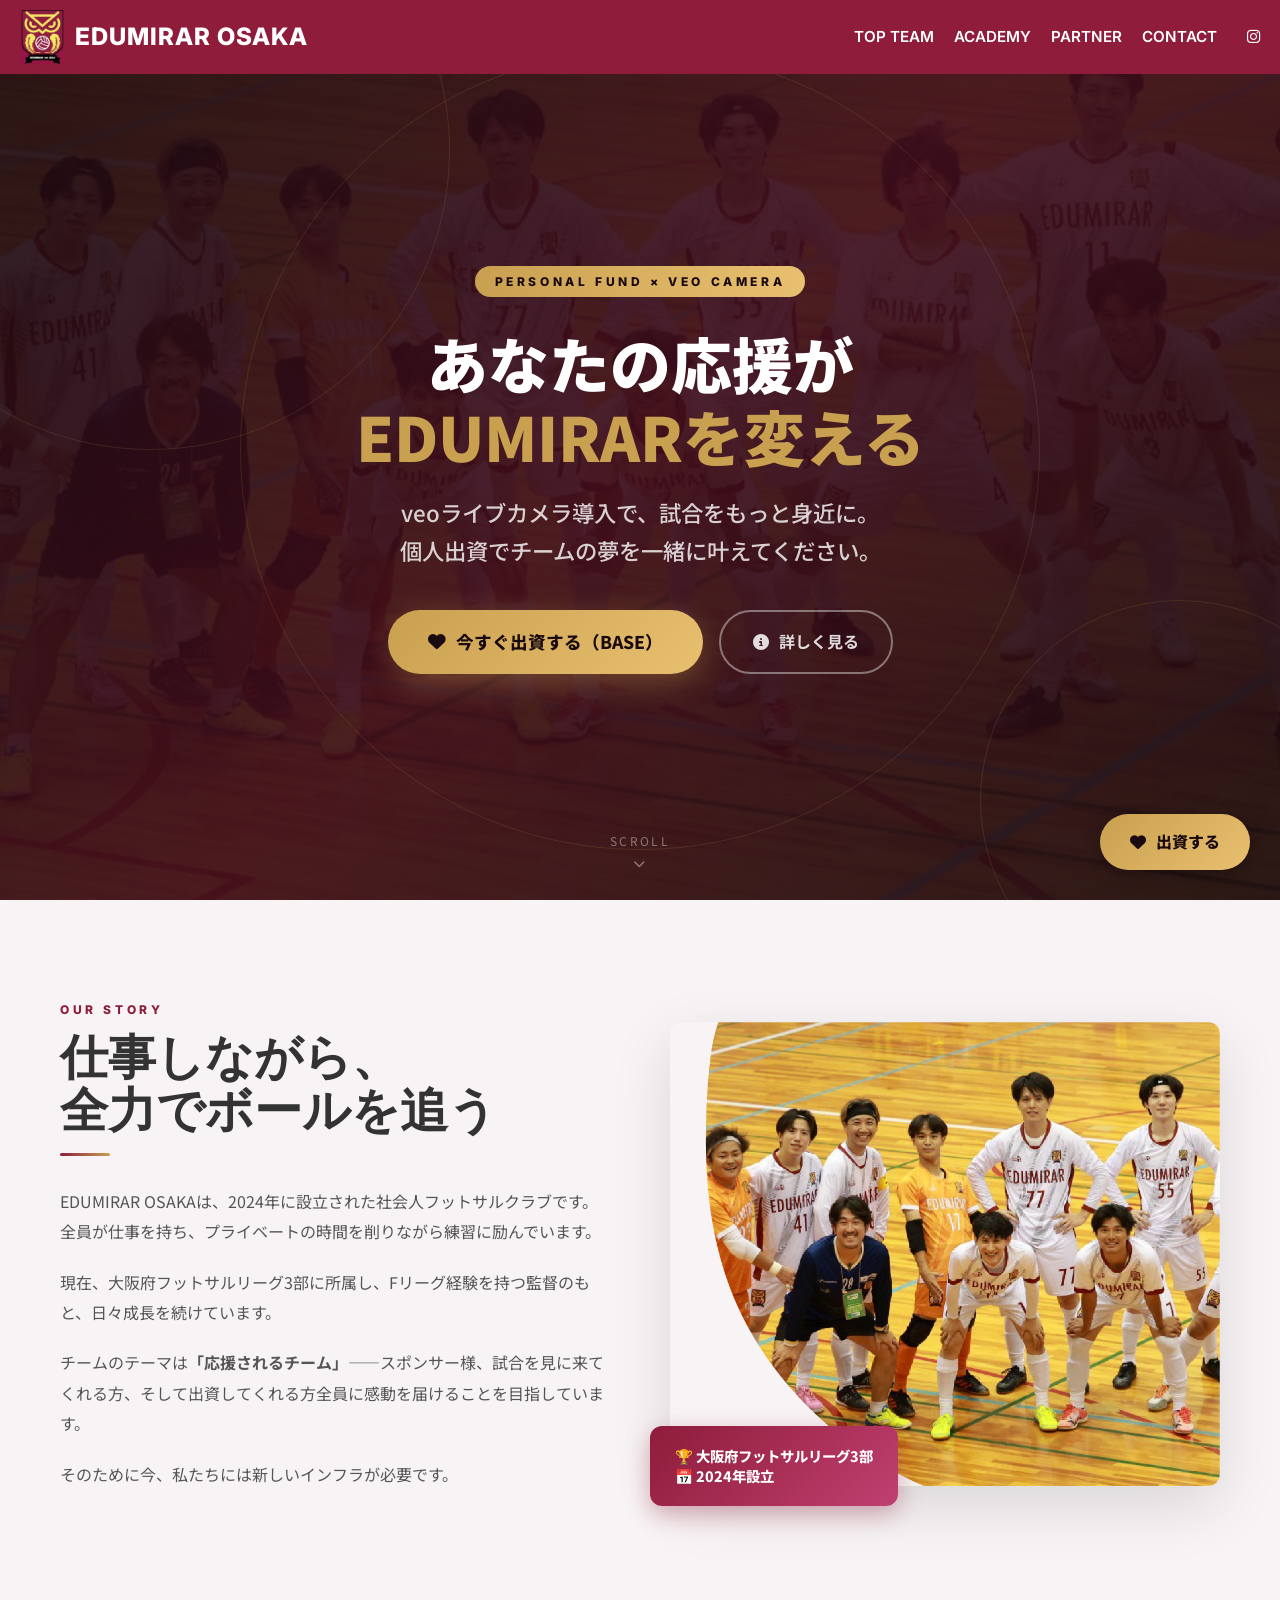
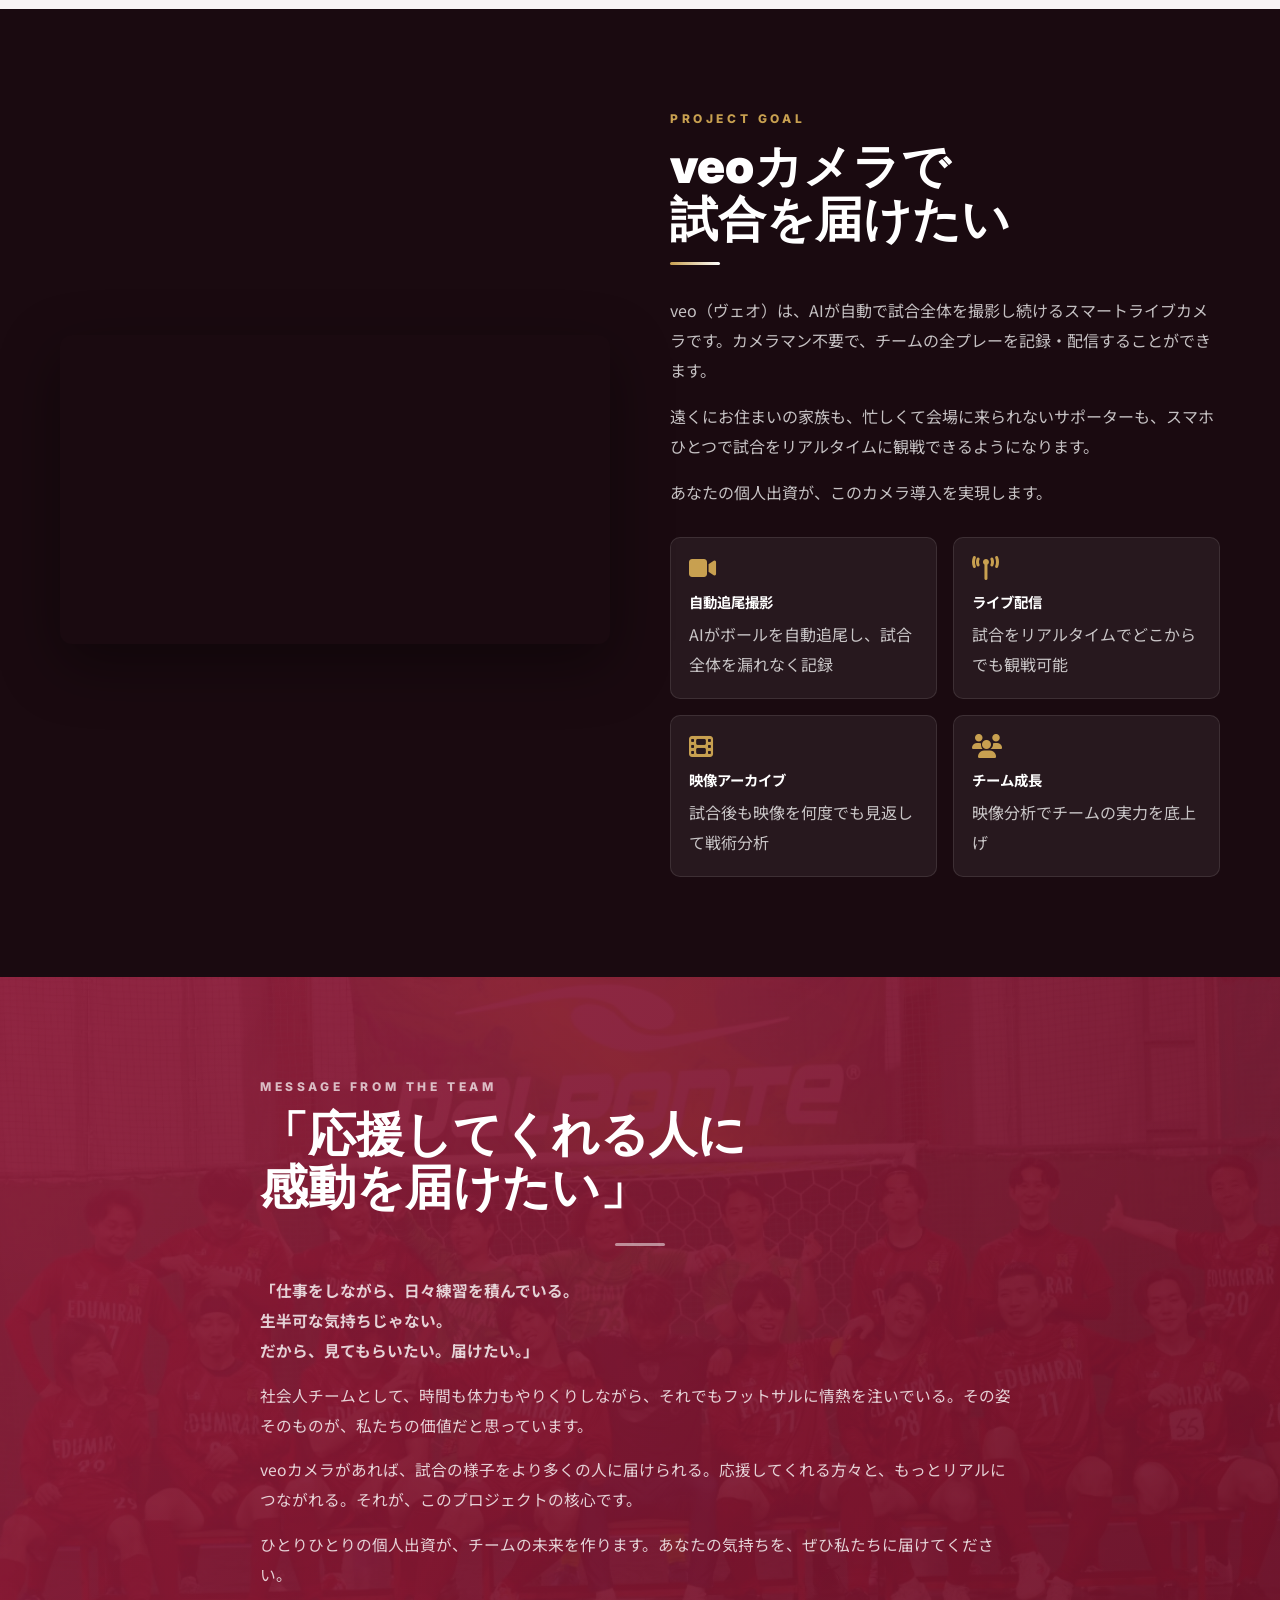
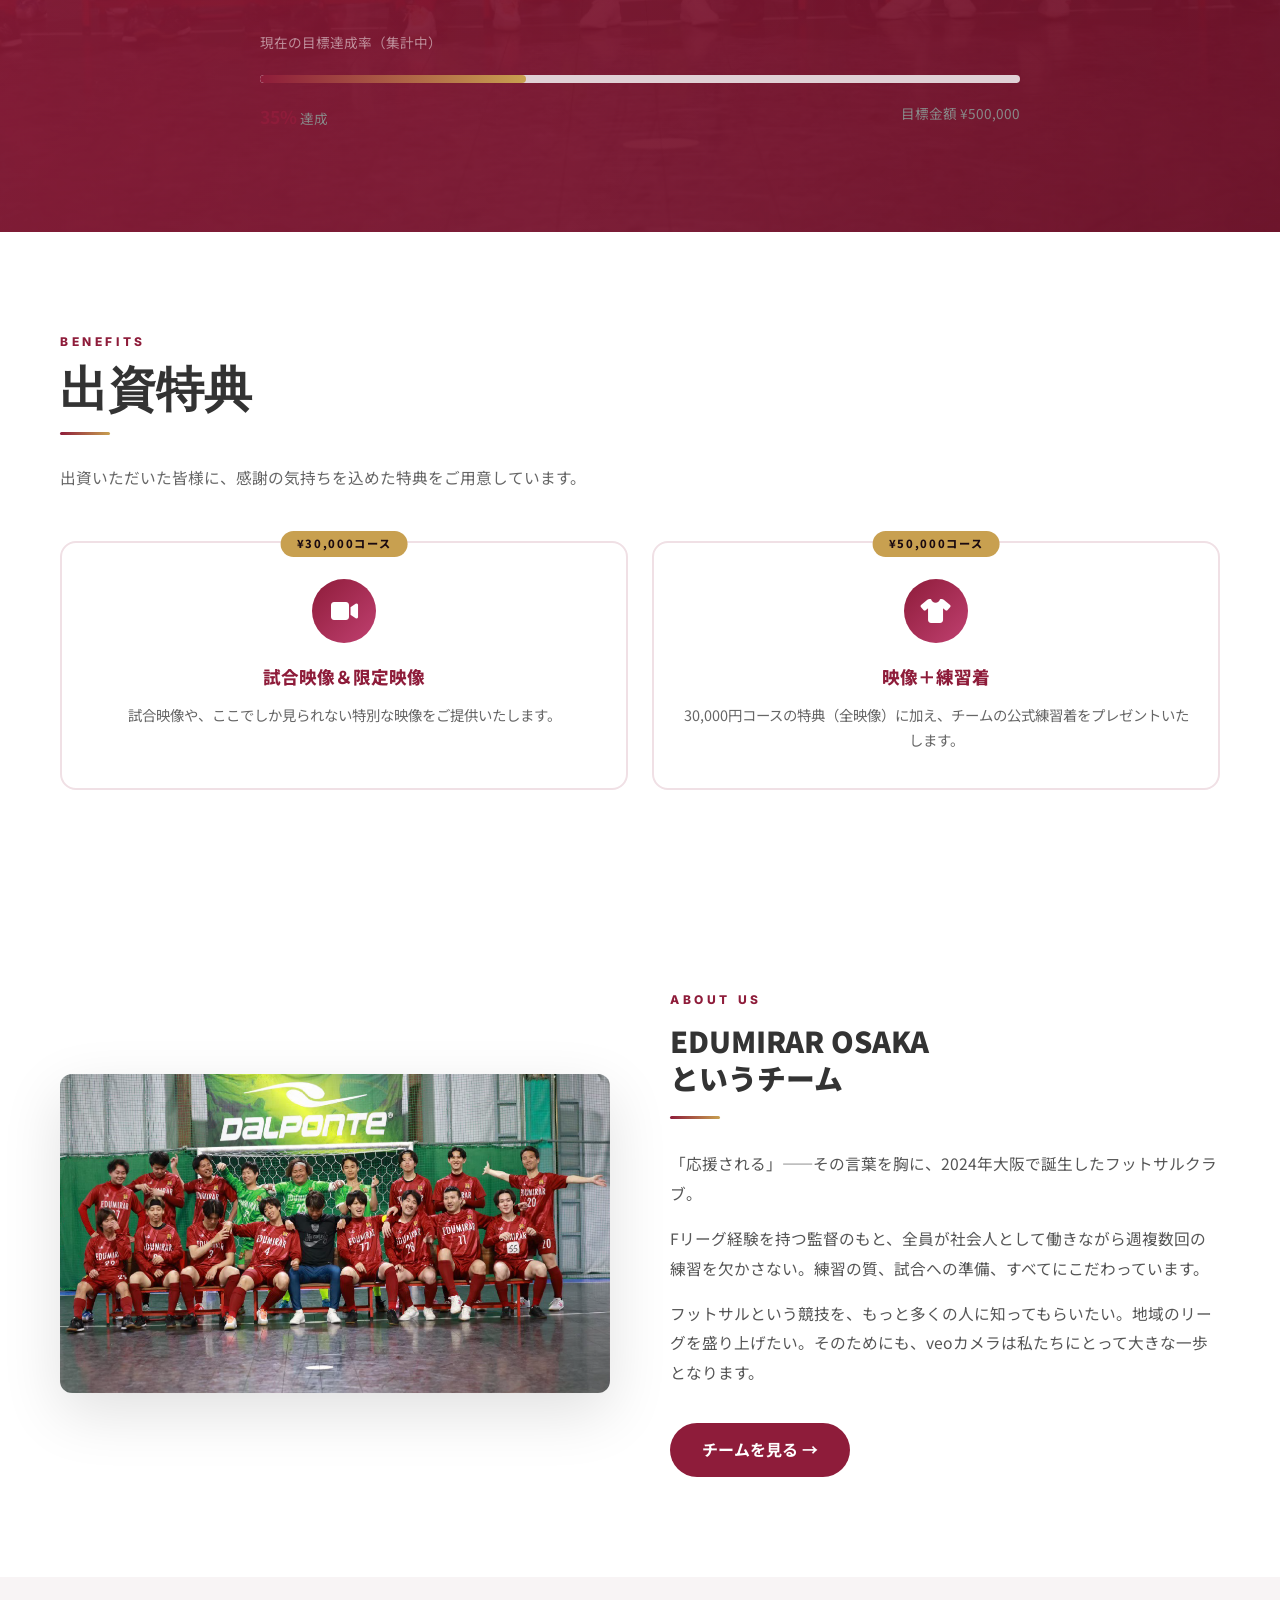
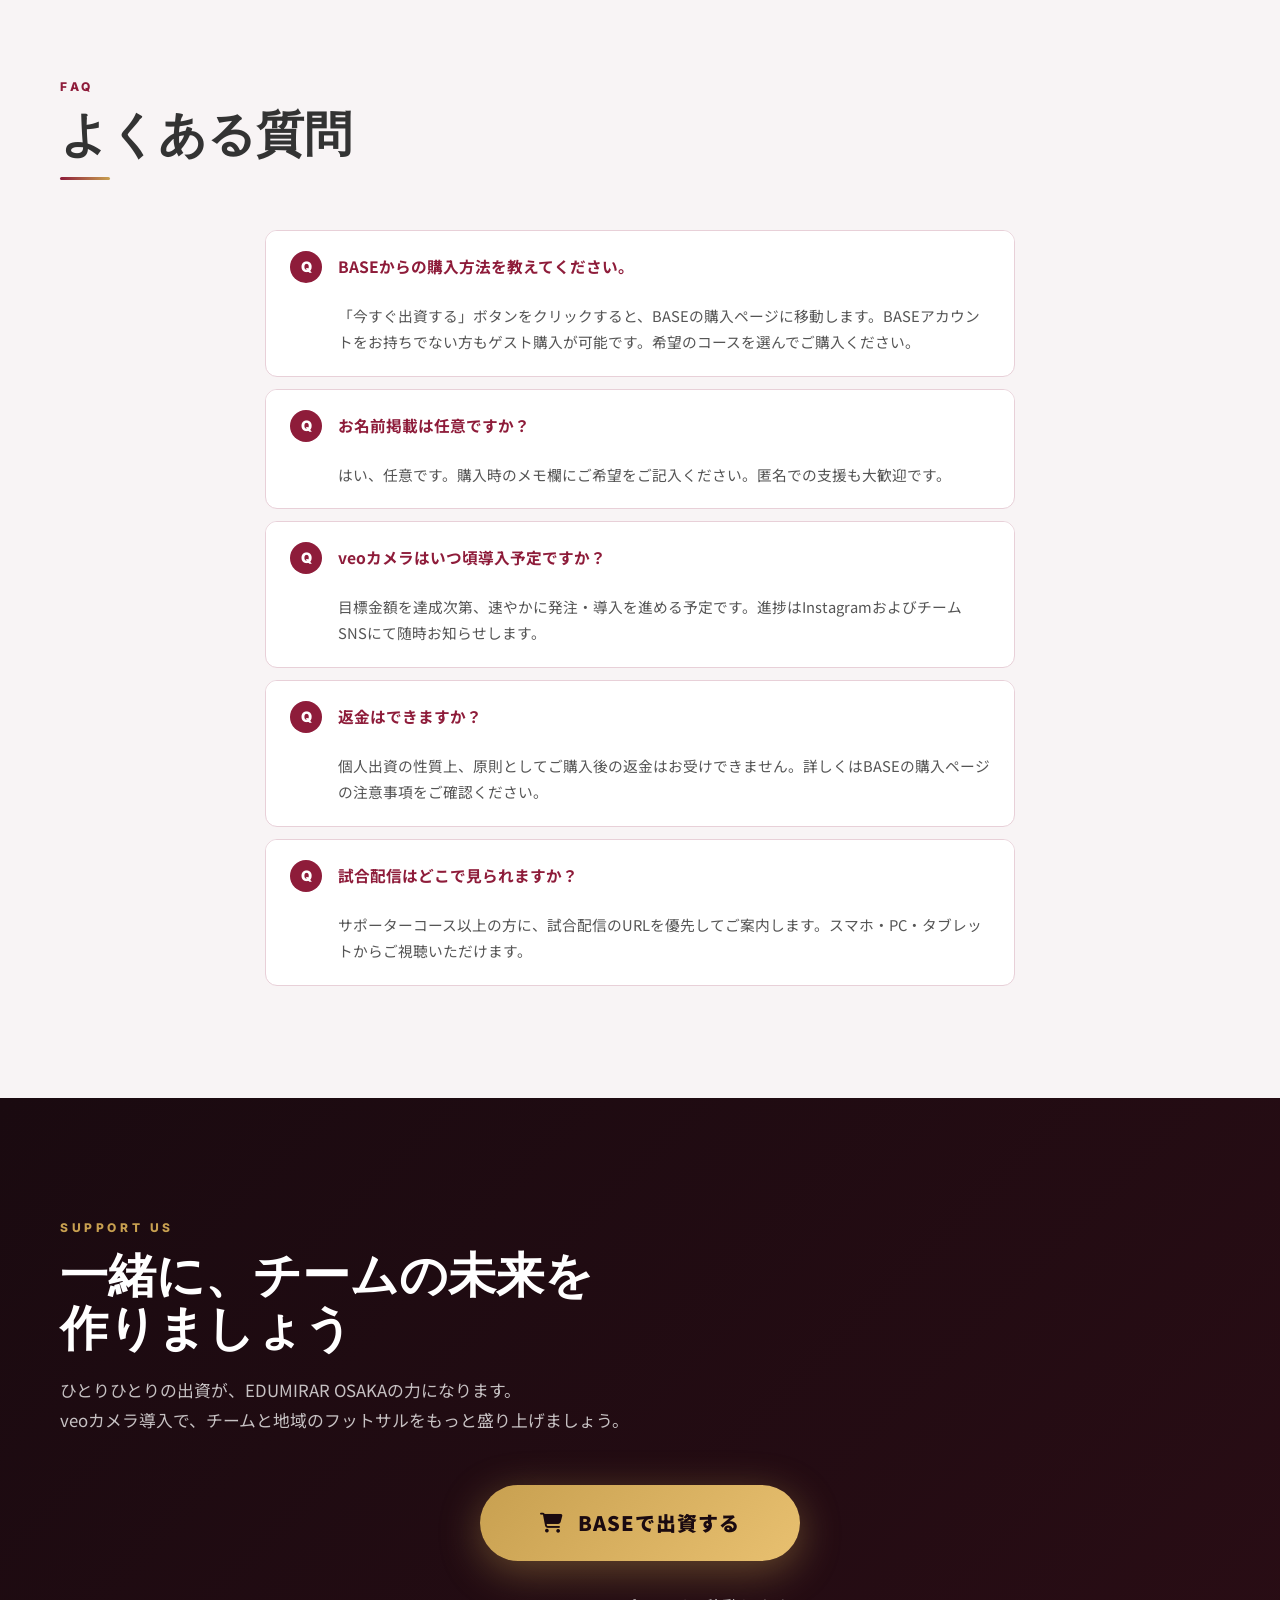
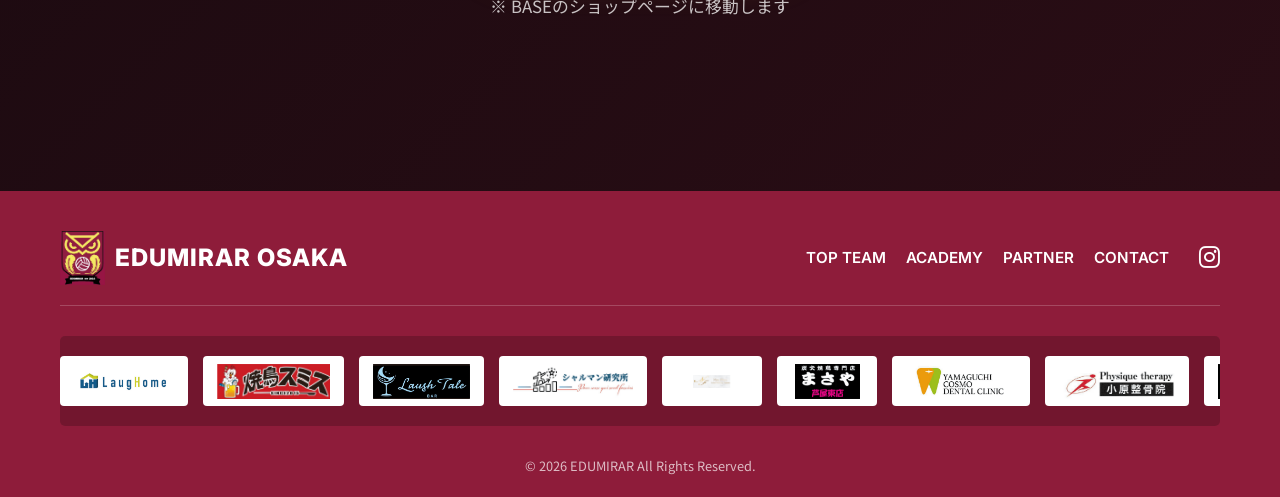
<file: personal-fund.html>
<!DOCTYPE html>
<html lang="ja">

<head>
    <meta charset="UTF-8">
    <meta name="viewport" content="width=device-width, initial-scale=1.0">
    <title>EDUMIRAR | 個人出資でveoカメラ導入を！ – クラウドファンディング</title>
    <meta name="description" content="EDUMIRAR OSAKAがveoライブカメラ導入のための個人出資を募集中です。チームへの情熱を応援してください。BASEから支援できます。">
    <link rel="stylesheet" href="css/style.css">
    <link rel="stylesheet" href="https://cdnjs.cloudflare.com/ajax/libs/font-awesome/6.4.0/css/all.min.css">
    <style>
        /* ===== PERSONAL FUND LP専用スタイル ===== */
        :root {
            --pf-accent: #c8a050;
            --pf-dark: #1a0a10;
        }

        /* Hero Section */
        .pf-hero {
            min-height: 100vh;
            background: linear-gradient(135deg, #1a0a10 0%, #3d0d1c 50%, #1a0a10 100%);
            display: flex;
            align-items: center;
            justify-content: center;
            position: relative;
            overflow: hidden;
            text-align: center;
            padding: 120px 20px 80px;
        }

        .pf-hero::before {
            content: '';
            position: absolute;
            top: 0;
            left: 0;
            width: 100%;
            height: 100%;
            background-image: url('images/EDU-09.svg');
            background-size: cover;
            background-position: center;
            opacity: 0.08;
        }

        .pf-hero-bg-decoration {
            position: absolute;
            top: 0;
            left: 0;
            width: 100%;
            height: 100%;
            overflow: hidden;
            pointer-events: none;
        }

        .pf-circle {
            position: absolute;
            border-radius: 50%;
            border: 1px solid rgba(200, 160, 80, 0.15);
        }

        .pf-circle-1 {
            width: 600px;
            height: 600px;
            top: -150px;
            left: -150px;
        }

        .pf-circle-2 {
            width: 400px;
            height: 400px;
            bottom: -100px;
            right: -100px;
        }

        .pf-circle-3 {
            width: 800px;
            height: 800px;
            top: 50%;
            left: 50%;
            transform: translate(-50%, -50%);
        }

        .pf-hero-content {
            position: relative;
            z-index: 2;
            max-width: 800px;
        }

        .pf-hero-badge {
            display: inline-block;
            background: linear-gradient(90deg, var(--pf-accent), #e8c070);
            color: #1a0a10;
            font-family: 'Inter', sans-serif;
            font-size: 0.75rem;
            font-weight: 800;
            letter-spacing: 0.3em;
            padding: 6px 20px;
            border-radius: 30px;
            margin-bottom: 30px;
        }

        .pf-hero-title {
            font-family: 'Noto Sans JP', sans-serif;
            font-size: clamp(2rem, 5vw, 3.8rem);
            font-weight: 900;
            color: #ffffff;
            line-height: 1.2;
            margin-bottom: 20px;
        }

        .pf-hero-title span {
            color: var(--pf-accent);
        }

        .pf-hero-subtitle {
            font-size: clamp(1rem, 2.5vw, 1.4rem);
            color: rgba(255, 255, 255, 0.8);
            font-weight: 500;
            margin-bottom: 40px;
            line-height: 1.7;
        }

        .pf-hero-cta {
            display: flex;
            gap: 16px;
            justify-content: center;
            flex-wrap: wrap;
        }

        .btn-pf-main {
            display: inline-flex;
            align-items: center;
            gap: 10px;
            background: linear-gradient(135deg, var(--pf-accent), #e8c070);
            color: #1a0a10;
            font-weight: 800;
            font-size: 1.1rem;
            padding: 18px 40px;
            border-radius: 50px;
            text-decoration: none;
            transition: all 0.3s ease;
            box-shadow: 0 8px 30px rgba(200, 160, 80, 0.35);
        }

        .btn-pf-main:hover {
            transform: translateY(-3px);
            box-shadow: 0 12px 40px rgba(200, 160, 80, 0.5);
            color: #1a0a10;
        }

        .btn-pf-outline {
            display: inline-flex;
            align-items: center;
            gap: 10px;
            border: 2px solid rgba(255, 255, 255, 0.4);
            color: rgba(255, 255, 255, 0.85);
            font-weight: 700;
            font-size: 1rem;
            padding: 16px 32px;
            border-radius: 50px;
            text-decoration: none;
            transition: all 0.3s ease;
        }

        .btn-pf-outline:hover {
            border-color: #fff;
            color: #fff;
            background: rgba(255, 255, 255, 0.08);
        }

        .pf-hero-scroll {
            position: absolute;
            bottom: 30px;
            left: 50%;
            transform: translateX(-50%);
            color: rgba(255, 255, 255, 0.4);
            font-size: 0.75rem;
            letter-spacing: 0.2em;
            display: flex;
            flex-direction: column;
            align-items: center;
            gap: 8px;
            animation: bounce 2s infinite;
        }

        @keyframes bounce {

            0%,
            100% {
                transform: translateX(-50%) translateY(0);
            }

            50% {
                transform: translateX(-50%) translateY(6px);
            }
        }

        /* Section共通 */
        .pf-section {
            padding: 100px 0;
        }

        .pf-section-title {
            font-family: 'Inter', sans-serif;
            font-size: clamp(1.8rem, 4vw, 3rem);
            font-weight: 900;
            margin-bottom: 16px;
            line-height: 1.1;
        }

        .pf-section-label {
            font-family: 'Inter', sans-serif;
            font-size: 0.75rem;
            font-weight: 800;
            letter-spacing: 0.3em;
            color: var(--primary-color);
            margin-bottom: 12px;
            display: block;
        }

        .pf-divider {
            width: 50px;
            height: 3px;
            background: linear-gradient(90deg, var(--primary-color), var(--pf-accent));
            margin-bottom: 30px;
            border-radius: 2px;
        }

        /* Why Section */
        .pf-why {
            background: #f8f4f5;
        }

        .pf-why-grid {
            display: grid;
            grid-template-columns: 1fr 1fr;
            gap: 60px;
            align-items: center;
        }

        .pf-why-text p {
            color: #555;
            line-height: 1.9;
            font-size: 1rem;
            margin-bottom: 20px;
        }

        .pf-why-img {
            position: relative;
        }

        .pf-why-img img {
            width: 100%;
            border-radius: 12px;
            box-shadow: 0 20px 60px rgba(0, 0, 0, 0.12);
        }

        .pf-why-img-badge {
            position: absolute;
            bottom: -20px;
            left: -20px;
            background: linear-gradient(135deg, var(--primary-color), #c04070);
            color: #fff;
            padding: 20px 25px;
            border-radius: 12px;
            font-weight: 800;
            font-size: 0.9rem;
            line-height: 1.4;
            box-shadow: 0 8px 25px rgba(142, 28, 58, 0.35);
        }

        /* veo Section */
        .pf-veo {
            background: var(--pf-dark);
            color: #fff;
        }

        .pf-veo-inner {
            display: grid;
            grid-template-columns: 1fr 1fr;
            gap: 60px;
            align-items: center;
        }

        .pf-veo-img img {
            width: 100%;
            border-radius: 12px;
        }

        .pf-veo-features {
            margin-top: 30px;
            display: grid;
            grid-template-columns: 1fr 1fr;
            gap: 16px;
        }

        .pf-veo-feature-item {
            background: rgba(255, 255, 255, 0.06);
            border: 1px solid rgba(255, 255, 255, 0.1);
            border-radius: 10px;
            padding: 18px;
        }

        .pf-veo-feature-item i {
            font-size: 1.5rem;
            color: var(--pf-accent);
            margin-bottom: 10px;
            display: block;
        }

        .pf-veo-feature-item h4 {
            font-size: 0.9rem;
            font-weight: 700;
            margin-bottom: 6px;
            color: #fff;
        }

        .pf-veo-feature-item p {
            font-size: 0.8rem;
            color: rgba(255, 255, 255, 0.6);
            line-height: 1.5;
        }

        .pf-veo .pf-section-label {
            color: var(--pf-accent);
        }

        .pf-veo .pf-section-title {
            color: #fff;
        }

        .pf-veo .pf-divider {
            background: linear-gradient(90deg, var(--pf-accent), #fff);
        }

        .pf-veo p {
            color: rgba(255, 255, 255, 0.75);
            line-height: 1.9;
            font-size: 1rem;
        }

        /* Passion Section */
        .pf-passion {
            background: linear-gradient(135deg, var(--primary-color) 0%, var(--primary-dark) 100%);
            color: #fff;
            position: relative;
            overflow: hidden;
            text-align: left;
            /* 統一のため左寄せ */
        }

        .pf-passion::before {
            content: '';
            position: absolute;
            top: 0;
            left: 0;
            width: 100%;
            height: 100%;
            background-image: url('images/EDU-08.svg');
            background-size: cover;
            background-position: center;
            opacity: 0.06;
        }

        .pf-passion-content {
            position: relative;
            z-index: 2;
            max-width: 800px;
            margin: 0 auto;
        }

        .pf-passion .pf-section-label {
            color: rgba(255, 255, 255, 0.7);
        }

        .pf-passion .pf-section-title {
            color: #fff;
            margin-bottom: 30px;
        }

        .pf-passion .pf-divider {
            background: rgba(255, 255, 255, 0.5);
            margin: 0 auto 30px;
        }

        .pf-passion-quote {
            font-size: clamp(1.1rem, 2.5vw, 1.5rem);
            font-weight: 700;
            line-height: 1.8;
            color: rgba(255, 255, 255, 0.95);
            margin-bottom: 30px;
        }

        .pf-passion p {
            color: rgba(255, 255, 255, 0.8);
            line-height: 1.9;
            font-size: 0.98rem;
            margin-bottom: 15px;
        }

        /* Benefits Section */
        .pf-benefits {
            background: #fff;
        }

        .pf-benefits-grid {
            display: grid;
            grid-template-columns: repeat(3, 1fr);
            gap: 24px;
            margin-top: 50px;
        }

        .pf-benefit-card {
            border: 2px solid #f0e0e5;
            border-radius: 16px;
            padding: 36px 28px;
            text-align: center;
            position: relative;
            transition: all 0.3s ease;
        }

        .pf-benefit-card:hover {
            border-color: var(--primary-color);
            box-shadow: 0 12px 40px rgba(142, 28, 58, 0.1);
            transform: translateY(-4px);
        }

        .pf-benefit-icon {
            width: 64px;
            height: 64px;
            background: linear-gradient(135deg, var(--primary-color), #c04070);
            border-radius: 50%;
            display: flex;
            align-items: center;
            justify-content: center;
            margin: 0 auto 20px;
        }

        .pf-benefit-icon i {
            font-size: 1.5rem;
            color: #fff;
        }

        .pf-benefit-card h3 {
            font-size: 1.1rem;
            font-weight: 800;
            color: var(--primary-color);
            margin-bottom: 12px;
        }

        .pf-benefit-card p {
            font-size: 0.9rem;
            color: #666;
            line-height: 1.7;
        }

        .pf-benefit-tag {
            position: absolute;
            top: -12px;
            left: 50%;
            transform: translateX(-50%);
            background: var(--pf-accent);
            color: #1a0a10;
            font-size: 0.7rem;
            font-weight: 800;
            letter-spacing: 0.15em;
            padding: 4px 16px;
            border-radius: 20px;
            white-space: nowrap;
        }

        /* CTA Section */
        .pf-cta {
            background: linear-gradient(135deg, #1a0a10 0%, #2a0d15 100%);
            color: #fff;
            padding: 120px 0;
            text-align: left;
            /* 統一のため左寄せ */
        }

        .pf-cta .pf-section-title {
            color: #fff;
            margin-bottom: 20px;
        }

        .pf-cta .pf-section-label {
            color: var(--pf-accent);
        }

        .pf-cta p {
            color: rgba(255, 255, 255, 0.75);
            font-size: 1.05rem;
            line-height: 1.8;
            margin-bottom: 50px;
        }

        .pf-cta-buttons {
            display: flex;
            flex-direction: column;
            align-items: center;
            gap: 20px;
        }

        .btn-pf-base {
            display: inline-flex;
            align-items: center;
            gap: 14px;
            background: linear-gradient(135deg, var(--pf-accent), #e8c070);
            color: #1a0a10;
            font-weight: 900;
            font-size: 1.25rem;
            padding: 22px 60px;
            border-radius: 60px;
            text-decoration: none;
            transition: all 0.3s ease;
            box-shadow: 0 10px 40px rgba(200, 160, 80, 0.4);
            letter-spacing: 0.05em;
        }

        .btn-pf-base:hover {
            transform: translateY(-4px);
            box-shadow: 0 16px 50px rgba(200, 160, 80, 0.55);
            color: #1a0a10;
        }

        .pf-cta-note {
            font-size: 0.8rem;
            color: rgba(255, 255, 255, 0.4);
            margin-top: 10px;
        }

        /* FAQ Section */
        .pf-faq {
            background: #f8f4f5;
        }

        .pf-faq-list {
            max-width: 750px;
            margin: 50px auto 0;
        }

        .pf-faq-item {
            border: 1px solid #e8d0d8;
            border-radius: 12px;
            margin-bottom: 12px;
            overflow: hidden;
            background: #fff;
        }

        .pf-faq-q {
            display: flex;
            align-items: center;
            gap: 16px;
            padding: 20px 24px;
            cursor: pointer;
            font-weight: 700;
            color: var(--primary-color);
            background: #fff;
            border: none;
            width: 100%;
            text-align: left;
            font-size: 0.98rem;
        }

        .pf-faq-q::before {
            content: 'Q';
            min-width: 32px;
            height: 32px;
            background: var(--primary-color);
            color: #fff;
            border-radius: 50%;
            display: flex;
            align-items: center;
            justify-content: center;
            font-family: 'Inter', sans-serif;
            font-weight: 900;
            font-size: 0.9rem;
        }

        .pf-faq-a {
            padding: 0 24px 20px 72px;
            color: #555;
            font-size: 0.92rem;
            line-height: 1.8;
        }

        /* Team Section */
        .pf-team {
            background: #fff;
        }

        .pf-team-grid {
            display: grid;
            grid-template-columns: 1fr 1fr;
            gap: 60px;
            align-items: center;
        }

        .pf-team-text h2 {
            font-size: 1.8rem;
            font-weight: 900;
            color: var(--text-main);
            margin-bottom: 20px;
            line-height: 1.3;
        }

        .pf-team-text p {
            color: #555;
            line-height: 1.9;
            margin-bottom: 15px;
            font-size: 0.98rem;
        }

        .pf-team-img img {
            width: 100%;
            border-radius: 12px;
            box-shadow: 0 20px 60px rgba(0, 0, 0, 0.12);
        }

        /* Responsive */
        @media screen and (max-width: 900px) {

            .pf-why-grid,
            .pf-veo-inner,
            .pf-team-grid {
                grid-template-columns: 1fr;
                gap: 40px;
            }

            .pf-benefits-grid {
                grid-template-columns: 1fr;
                gap: 20px;
            }

            .pf-veo-features {
                grid-template-columns: 1fr;
            }

            .pf-why-img-badge {
                position: static;
                margin-top: 15px;
            }
        }

        @media screen and (max-width: 600px) {
            .pf-section {
                padding: 70px 0;
            }

            .btn-pf-base {
                padding: 18px 36px;
                font-size: 1.05rem;
                width: 100%;
                max-width: 340px;
                justify-content: center;
            }

            .btn-pf-main {
                width: 100%;
                max-width: 340px;
                justify-content: center;
            }
        }

        /* Progress bar animation */
        .pf-progress-bar {
            height: 8px;
            background: #e0d0d5;
            border-radius: 4px;
            overflow: hidden;
            margin: 20px 0;
        }

        .pf-progress-fill {
            height: 100%;
            background: linear-gradient(90deg, var(--primary-color), var(--pf-accent));
            border-radius: 4px;
            width: 0%;
            animation: progressFill 1.5s ease forwards 0.5s;
        }

        @keyframes progressFill {
            to {
                width: 35%;
            }
        }

        .pf-progress-stats {
            display: flex;
            justify-content: space-between;
            font-size: 0.85rem;
            color: #888;
        }

        .pf-progress-stats strong {
            color: var(--primary-color);
            font-size: 1.1rem;
        }

        /* Floating CTA */
        .pf-floating-cta {
            position: fixed;
            bottom: 30px;
            right: 30px;
            z-index: 100;
        }

        .pf-floating-cta .btn-pf-main {
            padding: 15px 30px;
            font-size: 1rem;
            box-shadow: 0 4px 15px rgba(0, 0, 0, 0.3);
        }

        @media screen and (max-width: 600px) {
            .pf-floating-cta {
                bottom: 20px;
                right: 20px;
            }

            .pf-floating-cta .btn-pf-main {
                padding: 12px 20px;
                font-size: 0.9rem;
            }
        }
    </style>
    <meta name="description" content="EDUMIRAR OSAKAの個人協賛（パーソナルファンド）プロジェクト。Veoカメラ導入へのご支援をお願いいたします。">
    <meta name="keywords" content="EDUMIRAR, 個人協賛, パーソナルファンド, クラウドファンディング, Veo">
    <meta property="og:title" content="EDUMIRAR | PERSONAL FUND">
    <meta property="og:description" content="EDUMIRAR OSAKAの個人協賛（パーソナルファンド）プロジェクト。Veoカメラ導入へのご支援をお願いいたします。">
    <meta property="og:image" content="https://takahumi0110-lgtm.github.io/edumirar-website/images/personal-fund-image.svg">
    <meta property="og:url" content="https://takahumi0110-lgtm.github.io/edumirar-website/personal-fund.html">
    <meta property="og:type" content="article">
    <meta name="twitter:card" content="summary_large_image">
</head>

<body>

    <!-- ================= HEADER (共通) ================= -->
    <header>
        <div class="header-inner">
            <div class="logo-area">
                <a href="index.html" style="display: flex; align-items: center; gap: 10px;">
                    <img src="images/EDU-02.png" alt="EDUMIRAR" class="logo-icon">
                    <span class="logo-text">EDUMIRAR OSAKA</span>
                </a>
            </div>
            <nav class="pc-nav">
                <a href="top-team.html">TOP TEAM</a>
                <a href="academy.html">ACADEMY</a>
                <a href="partner.html">PARTNER</a>
                <a href="contact.html">CONTACT</a>
                <a href="https://www.instagram.com/edumirar_osaka?igsh=d253eTNsYndmdXB6" target="_blank"
                    rel="noopener noreferrer" class="sns-icon" aria-label="Instagram"><i
                        class="fa-brands fa-instagram"></i></a>
            </nav>
            <div class="hamburger">
                <span></span><span></span><span></span>
            </div>
        </div>
    </header>

    <!-- Mobile Menu Overlay -->
    <div class="mobile-menu">
        <nav class="mobile-menu-nav">
            <a href="index.html">MAIN PAGE</a>
            <a href="top-team.html">TOP TEAM</a>
            <a href="academy.html">ACADEMY</a>
            <a href="partner.html">PARTNER</a>
            <a href="contact.html">CONTACT</a>
            <a href="https://www.instagram.com/edumirar_osaka?igsh=d253eTNsYndmdXB6" target="_blank"
                rel="noopener noreferrer" class="sns-mobile" aria-label="Instagram"><i
                    class="fa-brands fa-instagram"></i></a>
        </nav>
    </div>

    <main>

        <!-- ===== HERO ===== -->
        <section class="pf-hero">
            <div class="pf-hero-bg-decoration">
                <div class="pf-circle pf-circle-1"></div>
                <div class="pf-circle pf-circle-2"></div>
                <div class="pf-circle pf-circle-3"></div>
            </div>

            <div class="pf-hero-content">
                <span class="pf-hero-badge">PERSONAL FUND × VEO CAMERA</span>

                <h1 class="pf-hero-title">
                    あなたの応援が<br>
                    <span>EDUMIRARを変える</span>
                </h1>

                <p class="pf-hero-subtitle">
                    veoライブカメラ導入で、試合をもっと身近に。<br>
                    個人出資でチームの夢を一緒に叶えてください。
                </p>

                <div class="pf-hero-cta">
                    <a href="https://edumirar.base.shop" target="_blank" rel="noopener noreferrer" class="btn-pf-main"
                        id="hero-cta-base">
                        <i class="fa-solid fa-heart"></i>
                        今すぐ出資する（BASE）
                    </a>
                    <a href="#what-is-veo" class="btn-pf-outline">
                        <i class="fa-solid fa-circle-info"></i>
                        詳しく見る
                    </a>
                </div>
            </div>

            <div class="pf-hero-scroll">
                <span>SCROLL</span>
                <i class="fa-solid fa-chevron-down"></i>
            </div>
        </section>

        <!-- ===== WHY / チームの思い ===== -->
        <section class="pf-section pf-why" id="about">
            <div class="container">
                <div class="pf-why-grid">
                    <div class="pf-why-text">
                        <span class="pf-section-label">OUR STORY</span>
                        <h2 class="pf-section-title">仕事しながら、<br>全力でボールを追う</h2>
                        <div class="pf-divider"></div>
                        <p>EDUMIRAR OSAKAは、2024年に設立された社会人フットサルクラブです。全員が仕事を持ち、プライベートの時間を削りながら練習に励んでいます。</p>
                        <p>現在、大阪府フットサルリーグ3部に所属し、Fリーグ経験を持つ監督のもと、日々成長を続けています。</p>
                        <p>チームのテーマは<strong>「応援されるチーム」</strong>——スポンサー様、試合を見に来てくれる方、そして出資してくれる方全員に感動を届けることを目指しています。</p>
                        <p>そのために今、私たちには新しいインフラが必要です。</p>
                    </div>
                    <div class="pf-why-img">
                        <img src="images/EDU-10.png" alt="EDUMIRAR チーム写真">
                        <div class="pf-why-img-badge">
                            🏆 大阪府フットサルリーグ3部<br>
                            📅 2024年設立
                        </div>
                    </div>
                </div>
            </div>
        </section>

        <!-- ===== VEO とは ===== -->
        <section class="pf-section pf-veo" id="what-is-veo">
            <div class="container">
                <div class="pf-veo-inner">
                    <div class="pf-veo-img">
                        <iframe width="100%" src="https://www.youtube.com/embed/5r2C9U_4m78?start=63" title="YouTube video player" frameborder="0" allow="accelerometer; autoplay; clipboard-write; encrypted-media; gyroscope; picture-in-picture; web-share" allowfullscreen style="border-radius: 12px; aspect-ratio: 16/9; box-shadow: 0 20px 60px rgba(0, 0, 0, 0.4);"></iframe>
                    </div>
                    <div class="pf-veo-text">
                        <span class="pf-section-label">PROJECT GOAL</span>
                        <h2 class="pf-section-title">veoカメラで<br>試合を届けたい</h2>
                        <div class="pf-divider"></div>
                        <p>veo（ヴェオ）は、AIが自動で試合全体を撮影し続けるスマートライブカメラです。カメラマン不要で、チームの全プレーを記録・配信することができます。</p>
                        <p style="margin-top: 15px;">遠くにお住まいの家族も、忙しくて会場に来られないサポーターも、スマホひとつで試合をリアルタイムに観戦できるようになります。</p>
                        <p style="margin-top: 15px;">あなたの個人出資が、このカメラ導入を実現します。</p>

                        <div class="pf-veo-features">
                            <div class="pf-veo-feature-item">
                                <i class="fa-solid fa-video"></i>
                                <h4>自動追尾撮影</h4>
                                <p>AIがボールを自動追尾し、試合全体を漏れなく記録</p>
                            </div>
                            <div class="pf-veo-feature-item">
                                <i class="fa-solid fa-broadcast-tower"></i>
                                <h4>ライブ配信</h4>
                                <p>試合をリアルタイムでどこからでも観戦可能</p>
                            </div>
                            <div class="pf-veo-feature-item">
                                <i class="fa-solid fa-film"></i>
                                <h4>映像アーカイブ</h4>
                                <p>試合後も映像を何度でも見返して戦術分析</p>
                            </div>
                            <div class="pf-veo-feature-item">
                                <i class="fa-solid fa-users"></i>
                                <h4>チーム成長</h4>
                                <p>映像分析でチームの実力を底上げ</p>
                            </div>
                        </div>
                    </div>
                </div>
            </div>
        </section>

        <!-- ===== 情熱・メッセージ ===== -->
        <section class="pf-section pf-passion">
            <div class="pf-passion-content container">
                <span class="pf-section-label">MESSAGE FROM THE TEAM</span>
                <h2 class="pf-section-title">「応援してくれる人に<br>感動を届けたい」</h2>
                <div class="pf-divider"></div>

                <p class="pf-passion-quote">
                    「仕事をしながら、日々練習を積んでいる。<br>
                    生半可な気持ちじゃない。<br>
                    だから、見てもらいたい。届けたい。」
                </p>

                <p>社会人チームとして、時間も体力もやりくりしながら、それでもフットサルに情熱を注いでいる。その姿そのものが、私たちの価値だと思っています。</p>
                <p>veoカメラがあれば、試合の様子をより多くの人に届けられる。応援してくれる方々と、もっとリアルにつながれる。それが、このプロジェクトの核心です。</p>
                <p>ひとりひとりの個人出資が、チームの未来を作ります。あなたの気持ちを、ぜひ私たちに届けてください。</p>

                <div style="margin-top: 40px;">
                    <p style="color: rgba(255,255,255,0.5); font-size: 0.85rem; margin-bottom: 8px;">現在の目標達成率（集計中）</p>
                    <div class="pf-progress-bar">
                        <div class="pf-progress-fill"></div>
                    </div>
                    <div class="pf-progress-stats">
                        <span><strong>35%</strong> 達成</span>
                        <span>目標金額 ¥500,000</span>
                    </div>
                </div>
            </div>
        </section>

        <!-- ===== 出資特典 ===== -->
        <section class="pf-section pf-benefits" id="benefits">
            <div class="container">
                <div style="text-align: left;">
                    <span class="pf-section-label">BENEFITS</span>
                    <h2 class="pf-section-title">出資特典</h2>
                    <div class="pf-divider"></div>
                    <p style="color: #666; max-width: 600px; font-size: 0.98rem; line-height: 1.7;">
                        出資いただいた皆様に、感謝の気持ちを込めた特典をご用意しています。</p>
                </div>

                <div class="pf-benefits-grid" style="grid-template-columns: repeat(2, 1fr);">
                    <div class="pf-benefit-card">
                        <span class="pf-benefit-tag">¥30,000コース</span>
                        <div class="pf-benefit-icon">
                            <i class="fa-solid fa-video"></i>
                        </div>
                        <h3>試合映像＆限定映像</h3>
                        <p>試合映像や、ここでしか見られない特別な映像をご提供いたします。</p>
                    </div>

                    <div class="pf-benefit-card">
                        <span class="pf-benefit-tag">¥50,000コース</span>
                        <div class="pf-benefit-icon">
                            <i class="fa-solid fa-shirt"></i>
                        </div>
                        <h3>映像＋練習着</h3>
                        <p>30,000円コースの特典（全映像）に加え、チームの公式練習着をプレゼントいたします。</p>
                    </div>
                </div>
            </div>
        </section>

        <!-- ===== チーム紹介 ===== -->
        <section class="pf-section pf-team" id="team">
            <div class="container">
                <div class="pf-team-grid">
                    <div class="pf-team-img">
                        <img src="images/EDU-08.png" alt="EDUMIRAR チーム">
                    </div>
                    <div class="pf-team-text">
                        <span class="pf-section-label">ABOUT US</span>
                        <h2>EDUMIRAR OSAKA<br>というチーム</h2>
                        <div class="pf-divider"></div>
                        <p>「応援される」——その言葉を胸に、2024年大阪で誕生したフットサルクラブ。</p>
                        <p>Fリーグ経験を持つ監督のもと、全員が社会人として働きながら週複数回の練習を欠かさない。練習の質、試合への準備、すべてにこだわっています。</p>
                        <p>フットサルという競技を、もっと多くの人に知ってもらいたい。地域のリーグを盛り上げたい。そのためにも、veoカメラは私たちにとって大きな一歩となります。</p>
                        <a href="top-team.html" class="btn btn-primary"
                            style="margin-top: 20px; display: inline-block;">チームを見る →</a>
                    </div>
                </div>
            </div>
        </section>

        <!-- ===== FAQ ===== -->
        <section class="pf-section pf-faq" id="faq">
            <div class="container">
                <div style="text-align: left;">
                    <span class="pf-section-label">FAQ</span>
                    <h2 class="pf-section-title">よくある質問</h2>
                    <div class="pf-divider"></div>
                </div>

                <div class="pf-faq-list">
                    <div class="pf-faq-item">
                        <div class="pf-faq-q">BASEからの購入方法を教えてください。</div>
                        <div class="pf-faq-a">
                            「今すぐ出資する」ボタンをクリックすると、BASEの購入ページに移動します。BASEアカウントをお持ちでない方もゲスト購入が可能です。希望のコースを選んでご購入ください。</div>
                    </div>
                    <div class="pf-faq-item">
                        <div class="pf-faq-q">お名前掲載は任意ですか？</div>
                        <div class="pf-faq-a">はい、任意です。購入時のメモ欄にご希望をご記入ください。匿名での支援も大歓迎です。</div>
                    </div>
                    <div class="pf-faq-item">
                        <div class="pf-faq-q">veoカメラはいつ頃導入予定ですか？</div>
                        <div class="pf-faq-a">目標金額を達成次第、速やかに発注・導入を進める予定です。進捗はInstagramおよびチームSNSにて随時お知らせします。</div>
                    </div>
                    <div class="pf-faq-item">
                        <div class="pf-faq-q">返金はできますか？</div>
                        <div class="pf-faq-a">個人出資の性質上、原則としてご購入後の返金はお受けできません。詳しくはBASEの購入ページの注意事項をご確認ください。</div>
                    </div>
                    <div class="pf-faq-item">
                        <div class="pf-faq-q">試合配信はどこで見られますか？</div>
                        <div class="pf-faq-a">サポーターコース以上の方に、試合配信のURLを優先してご案内します。スマホ・PC・タブレットからご視聴いただけます。</div>
                    </div>
                </div>
            </div>
        </section>

        <!-- ===== CTA ===== -->
        <section class="pf-cta" id="support">
            <div class="container">
                <span class="pf-section-label">SUPPORT US</span>
                <h2 class="pf-section-title">一緒に、チームの未来を<br>作りましょう</h2>
                <p>ひとりひとりの出資が、EDUMIRAR OSAKAの力になります。<br>veoカメラ導入で、チームと地域のフットサルをもっと盛り上げましょう。</p>

                <div class="pf-cta-buttons">
                    <a href="https://edumirar.base.shop" target="_blank" rel="noopener noreferrer" class="btn-pf-base"
                        id="cta-base-link">
                        <i class="fa-solid fa-shopping-cart"></i>
                        BASEで出資する
                    </a>
                    <p class="pf-cta-note">※ BASEのショップページに移動します</p>
                </div>
            </div>
        </section>

    </main>

    <!-- Floating CTA -->
    <div class="pf-floating-cta">
        <a href="https://edumirar.base.shop" target="_blank" rel="noopener noreferrer" class="btn-pf-main">
            <i class="fa-solid fa-heart"></i>
            出資する
        </a>
    </div>

    <!-- ================= FOOTER (共通) ================= -->
    <footer class="new-footer">
        <div class="container">
            <div class="footer-top-row">
                <div class="logo-area">
                    <a href="index.html"
                        style="display: flex; align-items: center; gap: 10px; color: #fff; text-decoration: none;">
                        <img src="images/EDU-02.png" alt="EDUMIRAR" class="logo-icon"
                            style="width: 45px; height: auto;">
                        <span class="logo-text"
                            style="font-family: var(--font-en); font-weight: 800; font-size: 1.5rem; letter-spacing: 1px;">EDUMIRAR
                            OSAKA</span>
                    </a>
                </div>
                <nav class="footer-nav">
                    <a href="top-team.html">TOP TEAM</a>
                    <a href="academy.html">ACADEMY</a>
                    <a href="partner.html">PARTNER</a>
                    <a href="contact.html">CONTACT</a>
                    <a href="https://www.instagram.com/edumirar_osaka?igsh=d253eTNsYndmdXB6" target="_blank"
                        rel="noopener noreferrer" class="sns-icon" aria-label="Instagram" style="font-size: 1.5rem;"><i
                            class="fa-brands fa-instagram"></i></a>
                </nav>
            </div>

            <div class="footer-partners-ticker">
                <div class="ticker-content">
                    <div class="footer-partner-logo"><img src="images/ラホーム.svg" alt="ラホーム"></div>
                    <div class="footer-partner-logo"><img src="images/焼鳥スミス.svg" alt="焼鳥スミス"></div>
                    <div class="footer-partner-logo"><img src="images/ラフテル.svg" alt="ラフテル"></div>
                    <div class="footer-partner-logo"><img src="images/シャルマン研究所.svg" alt="シャルマン研究所"></div>
                    <div class="footer-partner-logo"><img src="images/ネオファースト.svg" alt="ネオファースト"></div>
                    <div class="footer-partner-logo"><img src="images/まさや.svg" alt="まさや"></div>
                    <div class="footer-partner-logo"><img src="images/山口コスモデンタルクリニック.svg" alt="山口コスモデンタルクリニック"></div>
                    <div class="footer-partner-logo"><img src="images/小原整骨院.svg" alt="小原整骨院"></div>
                    <div class="footer-partner-logo"><img src="images/ゴベルナンテ.svg" alt="ゴベルナンテ"></div>
                    <!-- Duplicate for infinite scroll loop -->
                    <div class="footer-partner-logo"><img src="images/ラホーム.svg" alt="ラホーム"></div>
                    <div class="footer-partner-logo"><img src="images/焼鳥スミス.svg" alt="焼鳥スミス"></div>
                    <div class="footer-partner-logo"><img src="images/ラフテル.svg" alt="ラフテル"></div>
                    <div class="footer-partner-logo"><img src="images/シャルマン研究所.svg" alt="シャルマン研究所"></div>
                    <div class="footer-partner-logo"><img src="images/ネオファースト.svg" alt="ネオファースト"></div>
                    <div class="footer-partner-logo"><img src="images/まさや.svg" alt="まさや"></div>
                    <div class="footer-partner-logo"><img src="images/山口コスモデンタルクリニック.svg" alt="山口コスモデンタルクリニック"></div>
                    <div class="footer-partner-logo"><img src="images/小原整骨院.svg" alt="小原整骨院"></div>
                    <div class="footer-partner-logo"><img src="images/ゴベルナンテ.svg" alt="ゴベルナンテ"></div>
                </div>
            </div>

            <div class="copyright" style="text-align: center; margin-top: 30px; font-size: 0.8rem; opacity: 0.7;">
                &copy; 2026 EDUMIRAR All Rights Reserved.
            </div>
        </div>
    </footer>

    <script src="js/script.js"></script>
</body>

</html>
</file>
<file: css/style.css>
@import url('https://fonts.googleapis.com/css2?family=Inter:wght@400;600;800;900&family=Noto+Sans+JP:wght@400;500;700;900&display=swap');
@import url('https://cdnjs.cloudflare.com/ajax/libs/font-awesome/6.4.0/css/all.min.css');

:root {
    --primary-color: #8e1c3a;
    --primary-light: #c08598;
    --primary-dark: #6e1129;
    --bg-primary-dark-alpha: rgba(142, 28, 58, 0.9);
    --text-main: #333333;
    --text-light: #ffffff;
    --bg-main: #ffffff;
    --bg-gray: #f5f5f5;
    --bg-dark: #333333;
    --font-en: 'Inter', sans-serif;
    --font-jp: 'Noto Sans JP', sans-serif;
    --transition: all 0.3s ease-in-out;
}

* {
    margin: 0;
    padding: 0;
    box-sizing: border-box;
}

html {
    font-size: 16px;
    scroll-behavior: smooth;
}

body {
    font-family: var(--font-jp);
    color: var(--text-main);
    background-color: var(--bg-main);
    line-height: 1.6;
    overflow-x: hidden;
}

a {
    text-decoration: none;
    color: inherit;
    transition: var(--transition);
}

ul {
    list-style: none;
}

img {
    max-width: 100%;
    height: auto;
    display: block;
}

.container {
    width: 100%;
    max-width: 1200px;
    margin: 0 auto;
    padding: 0 20px;
}

/* UTILITIES */
.bg-primary {
    background-color: var(--primary-color);
}

.bg-dark {
    background-color: var(--bg-dark);
}

.bg-light-pink {
    background-color: #e5b5c5;
}

.bg-primary-dark-alpha {
    background-color: var(--bg-primary-dark-alpha);
}

.bg-white {
    background-color: #ffffff;
}

.text-white {
    color: #ffffff !important;
}

.text-primary {
    color: var(--primary-color) !important;
}

.text-center {
    text-align: center;
}

.text-right {
    text-align: right;
}

.mt-3 {
    margin-top: 1rem;
}

.mt-4 {
    margin-top: 1.5rem;
}

.mt-5 {
    margin-top: 3rem;
}

.pt-5 {
    padding-top: 3rem;
}

.pb-5 {
    padding-bottom: 3rem;
}

.btn {
    display: inline-block;
    padding: 12px 30px;
    font-weight: bold;
    border-radius: 30px;
    text-align: center;
    cursor: pointer;
    border: 2px solid transparent;
}

.btn-sm {
    padding: 8px 20px;
    font-size: 0.9rem;
}

.btn-primary {
    background-color: var(--primary-color);
    color: #fff;
}

.btn-primary:hover {
    background-color: #fff;
    color: var(--primary-color);
    border-color: var(--primary-color);
}

.btn-primary-dark {
    background-color: var(--primary-dark);
    color: #fff;
    border-radius: 5px;
}

.btn-outline-white {
    border-color: #fff;
    color: #fff;
}

.btn-outline-white:hover {
    background-color: #fff;
    color: var(--primary-color);
}

.btn-white {
    background-color: #fff;
    color: var(--primary-color);
}

.btn-full {
    display: block;
    width: 100%;
}

.btn-text-red {
    color: #ffcccc;
    text-decoration: underline;
    display: block;
    margin-bottom: 5px;
    font-size: 0.9rem;
}

.btn-text-red:hover {
    color: #fff;
}

/* HEADER */
header {
    background-color: var(--primary-color);
    color: var(--text-light);
    position: fixed;
    top: 0;
    left: 0;
    width: 100%;
    z-index: 1000;
    padding: 10px 0;
    transition: var(--transition);
}

.header-inner {
    display: flex;
    justify-content: space-between;
    align-items: center;
    padding: 0 20px;
    max-width: 1400px;
    margin: 0 auto;
}

.logo-icon {
    width: 45px;
    height: auto;
    object-fit: contain;
}

.logo-text {
    font-family: var(--font-en);
    font-weight: 800;
    font-size: 1.5rem;
    letter-spacing: 1px;
}

.pc-nav {
    display: flex;
    align-items: center;
    gap: 20px;
}

.pc-nav a {
    font-family: var(--font-en);
    font-weight: 600;
    font-size: 0.95rem;
}

.pc-nav a:hover {
    opacity: 0.7;
}

.sns-icon {
    font-size: 1.5rem;
    margin-left: 10px;
}

.hamburger {
    display: none;
    cursor: pointer;
    z-index: 1100;
    width: 30px;
    height: 20px;
    position: relative;
}

.hamburger span {
    display: block;
    width: 100%;
    height: 2px;
    background-color: var(--text-light);
    position: absolute;
    transition: var(--transition);
}

.hamburger span:nth-child(1) {
    top: 0;
}

.hamburger span:nth-child(2) {
    top: 9px;
}

.hamburger span:nth-child(3) {
    bottom: 0;
}

.hamburger.is-active span:nth-child(1) {
    transform: translateY(9px) rotate(45deg);
}

.hamburger.is-active span:nth-child(2) {
    opacity: 0;
}

.hamburger.is-active span:nth-child(3) {
    transform: translateY(-9px) rotate(-45deg);
}

.mobile-menu {
    position: fixed;
    top: 0;
    right: -100%;
    width: 100%;
    height: 100vh;
    background-color: var(--primary-color);
    z-index: 1050;
    transition: var(--transition);
    display: flex;
    align-items: center;
    justify-content: center;
    opacity: 0;
}

.mobile-menu.is-active {
    right: 0;
    opacity: 1;
}

.mobile-menu-nav {
    display: flex;
    flex-direction: column;
    align-items: center;
    gap: 10px;
    width: 100%;
    padding: 0 30px;
}

.mobile-menu-nav a {
    display: flex;
    align-items: center;
    justify-content: center;
    gap: 14px;
    color: #ffffff;
    font-family: var(--font-en);
    font-size: 1.4rem;
    font-weight: 800;
    letter-spacing: 0.12em;
    padding: 16px 0;
    width: 100%;
    text-align: center;
    border-bottom: 1px solid rgba(255, 255, 255, 0.15);
    transition: opacity 0.2s ease;
}

.mobile-menu-nav a:hover {
    opacity: 0.7;
}

.mobile-menu-nav a:last-child {
    border-bottom: none;
    margin-top: 10px;
}

.mobile-menu-nav a.sns-mobile {
    font-size: 2rem;
    border-bottom: none;
    width: auto;
    padding: 10px 20px;
}

.main-content {
    margin-top: 70px;
}

/* INDEX PAGE */
.hero-top {
    height: 80vh;
    min-height: 500px;
    background-size: cover;
    background-position: center;
    position: relative;
    display: flex;
    align-items: center;
    justify-content: center;
}

.hero-overlay {
    position: absolute;
    top: 0;
    left: 0;
    width: 100%;
    height: 100%;
    background: rgba(142, 28, 58, 0.3);
}

.hero-title {
    position: relative;
    z-index: 1;
    color: #fff;
    font-family: var(--font-en);
    font-size: 3rem;
    font-weight: 900;
    letter-spacing: 2px;
    text-shadow: 2px 2px 10px rgba(0, 0, 0, 0.5);
    text-align: center;
}

.line-heading-container {
    padding: 60px 20px;
}

.line-heading {
    font-family: var(--font-en);
    font-size: 2rem;
    font-weight: 800;
    color: #aaa;
    margin-bottom: 20px;
    display: flex;
    align-items: center;
    gap: 15px;
}

.line-heading::before {
    content: '';
    display: inline-block;
    width: 40px;
    height: 2px;
    background-color: var(--primary-color);
}

.intro-content {
    background-color: var(--primary-color);
    padding: 40px;
    border-radius: 10px;
    position: relative;
    margin-top: 20px;
    display: flex;
    align-items: center;
    gap: 40px;
}

.intro-text-area {
    flex: 1;
    color: #fff;
}

.intro-text {
    color: #fff;
    font-size: 1.5rem;
    font-weight: bold;
    margin-bottom: 20px;
}

.intro-desc {
    font-size: 0.95rem; /* ちょっと小さめ */
    line-height: 1.8;
    color: rgba(255, 255, 255, 0.9);
}

.video-container {
    position: relative;
    width: 50%;
    max-width: 600px;
    border: 5px solid rgba(255, 255, 255, 0.2);
    border-radius: 5px;
    overflow: hidden;
    flex-shrink: 0;
}

@media screen and (max-width: 900px) {
    .intro-content {
        flex-direction: column;
        padding: 30px 20px;
        gap: 20px;
    }
    .video-container {
        width: 100%;
    }
}

.play-btn {
    position: absolute;
    top: 50%;
    left: 50%;
    transform: translate(-50%, -50%);
    width: 60px;
    height: 60px;
    background-color: var(--primary-color);
    color: #fff;
    display: flex;
    align-items: center;
    justify-content: center;
    border-radius: 50%;
    font-size: 1.5rem;
    cursor: pointer;
}

.btn-top-team {
    position: absolute;
    bottom: -20px;
    right: 20px;
    background-color: #fff;
    color: var(--primary-color);
}

.feature-head {
    font-size: 1.2rem;
    font-weight: bold;
    margin-bottom: 30px;
    text-align: center;
}

.feature-grid {
    display: flex;
    flex-direction: column;
    gap: 40px;
}

.feature-item {
    background-color: var(--primary-color);
    display: flex;
    border-radius: 10px;
    overflow: hidden;
    align-items: stretch;
    position: relative;
    opacity: 0;
    transform: translateY(20px);
    transition: all 0.6s;
}

.feature-item.visible {
    opacity: 1;
    transform: translateY(0);
}

.feature-text {
    color: #fff;
    padding: 40px;
    flex: 1;
    position: relative;
}

.f-number {
    position: absolute;
    top: 10px;
    left: 20px;
    font-size: 4rem;
    opacity: 0.1;
    font-weight: 900;
}

.feature-img {
    width: 40%;
    background-color: #ccc;
}

.feature-img img {
    width: 100%;
    height: 100%;
    object-fit: cover;
}

/* ==================== FEATURES SLIDER ==================== */
.features-slider {
    margin-top: 10px;
}

.features-tabs {
    display: flex;
    gap: 0;
    border-bottom: 2px solid #e0e0e0;
}

.features-tab {
    flex: 1;
    padding: 18px 15px;
    background: none;
    border: none;
    cursor: pointer;
    text-align: center;
    position: relative;
    transition: all 0.3s ease;
    border-bottom: 3px solid transparent;
    margin-bottom: -2px;
}

.features-tab.active {
    border-bottom-color: var(--primary-color);
}

.features-tab:hover {
    background: rgba(142, 28, 58, 0.04);
}

.tab-num {
    display: block;
    font-family: var(--font-en);
    font-size: 1.8rem;
    font-weight: 900;
    color: #ddd;
    transition: color 0.3s ease;
    line-height: 1;
    margin-bottom: 6px;
}

.features-tab.active .tab-num {
    color: var(--primary-color);
}

.tab-label {
    display: block;
    font-size: 0.8rem;
    color: #999;
    font-weight: 600;
    transition: color 0.3s ease;
}

.features-tab.active .tab-label {
    color: var(--primary-color);
}

.features-slides-wrapper {
    position: relative;
    min-height: 280px;
    overflow: hidden;
}

.features-slide {
    display: none;
    align-items: center;
    gap: 40px;
    padding: 40px 10px;
    animation: fadeSlideIn 0.5s ease forwards;
}

.features-slide.active {
    display: flex;
}

@keyframes fadeSlideIn {
    from {
        opacity: 0;
        transform: translateX(20px);
    }
    to {
        opacity: 1;
        transform: translateX(0);
    }
}

.features-slide-text {
    flex: 1;
}

.features-slide-text h3 {
    font-size: 1.5rem;
    font-weight: 800;
    color: var(--text-main);
    margin-bottom: 15px;
}

.features-slide-divider {
    width: 40px;
    height: 3px;
    background: var(--primary-color);
    margin-bottom: 20px;
}

.features-slide-text p {
    font-size: 1rem;
    line-height: 2;
    color: #555;
}

.features-slide-btn {
    display: inline-block;
    margin-top: 22px;
    padding: 11px 28px;
    background-color: var(--primary-color);
    color: #fff;
    font-size: 0.9rem;
    font-weight: 700;
    border-radius: 4px;
    text-decoration: none;
    transition: background-color 0.25s ease;
}

.features-slide-btn:hover {
    background-color: var(--primary-dark);
}

.features-slide-img {
    flex: 1;
    max-width: 50%;
}

.features-slide-img img {
    width: 100%;
    border-radius: 8px;
    box-shadow: 0 5px 20px rgba(0, 0, 0, 0.08);
}

.features-progress {
    height: 3px;
    background: #e8e8e8;
    border-radius: 2px;
    overflow: hidden;
    margin-top: 5px;
}

.features-progress-bar {
    height: 100%;
    width: 0%;
    background: var(--primary-color);
    border-radius: 2px;
    transition: width 0.1s linear;
}

@media screen and (max-width: 768px) {
    .features-slide {
        flex-direction: column;
        gap: 25px;
        padding: 30px 5px;
    }

    .features-slide-img {
        max-width: 100%;
    }

    .tab-num {
        font-size: 1.3rem;
    }

    .tab-label {
        font-size: 0.7rem;
    }

    .features-tab {
        padding: 12px 8px;
    }
}

.family-inner {
    background-color: var(--primary-color);
    padding: 30px;
    border-radius: 10px;
    display: flex;
    gap: 30px;
}

.family-links {
    flex: 1;
    display: flex;
    flex-direction: column;
    gap: 15px;
}

.family-btn {
    background-color: #fff;
    padding: 15px 20px;
    border-radius: 5px;
    display: flex;
    align-items: center;
    gap: 15px;
    color: var(--primary-color);
    font-weight: bold;
}

.fam-logo {
    width: 40px;
    height: 40px;
    object-fit: contain;
}

.family-image {
    width: 40%;
}

.family-image img {
    width: 100%;
    height: 100%;
    object-fit: cover;
    border-radius: 5px;
}

.match-info-sec {
    position: relative;
    padding: 80px 20px;
    background-size: cover;
    background-position: center;
    background-attachment: fixed;
}

.match-overlay {
    position: absolute;
    top: 0;
    left: 0;
    width: 100%;
    height: 100%;
    background-color: rgba(142, 28, 58, 0.85);
    z-index: 1;
}

.match-block {
    position: relative;
    z-index: 2;
    max-width: 800px;
    margin: 0 auto 50px;
    text-align: center;
    color: #fff;
    opacity: 0;
    transform: translateY(20px);
    transition: all 0.6s;
}

.match-block.visible {
    opacity: 1;
    transform: translateY(0);
}

.match-title {
    font-family: var(--font-en);
    font-size: 2.5rem;
    font-weight: 900;
    margin-bottom: 10px;
}

.match-league {
    font-size: 1.1rem;
    font-weight: bold;
}

.match-date {
    font-size: 1.8rem;
    font-weight: 900;
    font-family: var(--font-en);
    margin-bottom: 20px;
}

.match-date span {
    font-size: 1rem;
    font-family: var(--font-jp);
}

.match-teams {
    display: flex;
    align-items: center;
    justify-content: center;
    gap: 30px;
    background: rgba(0, 0, 0, 0.2);
    padding: 20px;
    border-radius: 10px;
}

.team {
    width: 100px;
    height: 120px;
    display: flex;
    align-items: center;
    justify-content: center;
}

.white-box {
    width: 100px;
    height: 100px;
    background-color: #fff;
}

.match-vs-info {
    font-weight: bold;
    font-family: var(--font-en);
}

.match-score .score {
    font-size: 3rem;
    font-weight: 900;
    font-family: var(--font-en);
}

.top-sponsors {
    padding: 40px 0;
    background-color: #e5b5c5;
}

.sponsor-msg {
    text-align: center;
    font-weight: bold;
    margin-bottom: 20px;
    color: var(--primary-color);
}

.sponsor-grid {
    display: flex;
    flex-wrap: wrap;
    justify-content: center;
    gap: 20px;
    margin-bottom: 20px;
}

.sponsor-grid img {
    height: 60px;
    object-fit: contain;
}

/* TOP TEAM PAGE */
.team-hero {
    height: 60vh;
    background-size: cover;
    background-position: center 25%;
    position: relative;
}

.hero-overlay-center {
    position: absolute;
    top: 0;
    left: 0;
    width: 100%;
    height: 100%;
    background: rgba(0, 0, 0, 0.5);
    display: flex;
    align-items: center;
    justify-content: center;
    text-align: center;
}

.hero-overlay-center h1 {
    color: #fff;
    font-size: 3rem;
    font-family: var(--font-en);
    font-weight: 900;
    letter-spacing: 2px;
}

.ranking-sec {
    padding: 40px 0;
}

.ranking-flex {
    display: flex;
    justify-content: space-between;
    align-items: center;
}

.ranking-league {
    font-size: 1.5rem;
    margin-bottom: 10px;
}

.rank-num {
    font-size: 4rem;
    font-weight: 900;
    font-family: var(--font-en);
    line-height: 1;
}

.rank-unit {
    font-size: 1.5rem;
    font-weight: bold;
}

.rank-sub {
    font-size: 0.9rem;
    color: #aaa;
    margin-left: 10px;
}

.message-sec {
    padding: 60px 0;
}

.message-flex {
    display: flex;
    gap: 40px;
    align-items: center;
}

.message-left {
    flex: 0 0 35%;
}

.message-right {
    flex: 1;
}

.message-left h2 {
    font-size: 2.5rem;
    font-weight: 900;
    line-height: 1.2;
    margin-bottom: 20px;
}

.message-right p {
    margin-bottom: 20px;
    font-weight: 500;
    font-size: 0.95rem;
}

.schedule-sec {
    padding: 60px 0;
    overflow: hidden;
}

.calendar-slider {
    display: flex;
    align-items: center;
    justify-content: center;
    gap: 20px;
    max-width: 800px;
    margin: 0 auto;
    position: relative;
}

.slider-arrow {
    background: none;
    border: none;
    font-size: 2rem;
    color: var(--primary-color);
    cursor: pointer;
    padding: 10px;
}

.slider-track-container {
    width: 100%;
    overflow: hidden;
}

.slider-track {
    display: flex;
    justify-content: center;
    gap: 20px;
    align-items: center;
}

.slide-item {
    transition: all 0.3s;
}

.slide-item.fade-opacity {
    opacity: 0.5;
    transform: scale(0.8);
}

.active-slide {
    z-index: 2;
    transform: scale(1.1);
    box-shadow: 0 10px 20px rgba(0, 0, 0, 0.1);
}

.calendar-header {
    background: #fff;
    font-weight: bold;
    padding: 5px;
    font-family: var(--font-en);
    color: var(--text-main);
}

.staff-heading {
    padding: 10px 20px;
    border-left: 10px solid var(--primary-dark);
    margin-bottom: 30px;
}

.staff-heading h2 {
    font-size: 1.5rem;
}

.staff-grid {
    display: grid;
    grid-template-columns: repeat(auto-fill, minmax(200px, 1fr));
    gap: 20px;
}

/* CONTACT PAGE */
.contact-page {
    min-height: 80vh;
    background-color: var(--primary-color);
    padding: 40px 0 80px;
}

.page-title {
    font-size: 2rem;
    font-weight: bold;
    margin-bottom: 40px;
    font-family: var(--font-jp);
}

.contact-grid {
    display: grid;
    grid-template-columns: repeat(3, 1fr);
    gap: 30px;
}

.contact-card {
    background-color: #fff;
    width: 100%;
    border-radius: 5px;
    box-shadow: 0 10px 30px rgba(0, 0, 0, 0.1);
    display: flex;
    flex-direction: column;
    min-height: 400px;
}

.card-inner {
    padding: 40px 30px;
    display: flex;
    flex-direction: column;
    flex: 1;
    align-items: center;
    justify-content: flex-end;
    text-align: center;
    gap: 20px;
}

.badge {
    background-color: var(--primary-color);
    color: #fff;
    padding: 10px 20px;
    border-radius: 30px;
    font-size: 1.1rem;
    width: 80%;
}

.card-desc {
    font-weight: bold;
    font-size: 0.95rem;
    min-height: 50px;
}

/* PARTNER PAGE */
.partner-hero {
    height: 50vh;
    background-color: #fff;
    overflow: hidden;
    border-bottom: 5px solid var(--primary-color);
}

.hero-split {
    display: flex;
    height: 100%;
}

.hero-left {
    flex: 1;
    display: flex;
    flex-direction: column;
    justify-content: center;
    padding: 40px;
}

.hero-subtext {
    font-weight: bold;
    font-size: 1.2rem;
    margin-bottom: 10px;
}

.hero-maintext {
    font-family: var(--font-en);
    font-size: min(12vw, 4rem);
    font-weight: 900;
    white-space: nowrap; /* 強制的に1行にする */
}

.hero-img-right {
    flex: 1;
    background-size: cover;
    background-position: center;
}

.hero-img-right img {
    width: 100%;
    height: 100%;
    object-fit: cover;
}

.partner-logos-sec {
    padding: 60px 0;
}

.title-with-icon {
    display: inline-flex;
    align-items: center;
    justify-content: center;
    gap: 10px;
    font-family: var(--font-en);
    font-size: 2rem;
    border-bottom: 2px solid #fff;
    padding-bottom: 10px;
    margin-bottom: 30px;
}

.title-with-icon img {
    display: inline-block;
    flex-shrink: 0;
}

.partner-grid {
    display: grid;
    grid-template-columns: repeat(3, 1fr);
    gap: 15px;
    margin-bottom: 30px;
    justify-items: center;
}

.partner-grid img {
    background: #fff;
    padding: 10px;
    border-radius: 5px;
    width: 100%;
    max-width: 250px;
    object-fit: contain;
}

.partner-plan {
    padding: 60px 0;
}

.plan-flex {
    display: flex;
    gap: 40px;
    align-items: center;
}

.plan-info {
    flex: 1;
    color: #fff;
    padding: 40px;
    border-radius: 10px;
}

.box-red {
    background-color: var(--primary-color);
    box-shadow: 5px 5px 0px var(--primary-dark);
}

.plan-info h2 {
    font-family: var(--font-en);
    font-size: 2.5rem;
    font-weight: 900;
    margin-bottom: 10px;
}

.small-text {
    font-size: 0.9rem;
    margin-bottom: 20px;
}

.highlight-text {
    font-weight: bold;
    font-size: 1.1rem;
    margin-bottom: 15px;
    padding-bottom: 15px;
    border-bottom: 1px dotted rgba(255, 255, 255, 0.5);
}

.plan-details {
    font-size: 0.85rem;
}

.plan-img {
    width: 40%;
    display: flex;
    justify-content: center;
    align-items: center;
}

.plan-img img {
    max-width: 100%;
    width: 100%;
    height: auto;
    max-height: 350px;
    object-fit: contain;
    border-radius: 5px;
}

.personal-fund {
    padding: 60px 0;
}

.hash-tag {
    font-weight: bold;
    font-size: 1.2rem;
}

.fund-title {
    font-family: var(--font-en);
    font-size: 3rem;
    font-weight: 900;
}

.fund-info {
    flex: 1;
}

.fund-img {
    width: 40%;
}

.fund-img img {
    width: 100%;
    background: #ccc;
    min-height: 200px;
}

.activity-sec {
    padding: 60px 0;
}

.activity-title {
    font-weight: bold;
    border-left: 5px solid var(--primary-color);
    padding-left: 15px;
    font-size: 1.5rem;
}

/* FOOTER */
footer {
    background-color: var(--primary-color);
    color: var(--text-light);
    padding: 60px 0 20px;
}

.sitemap-title {
    display: flex;
    align-items: center;
    justify-content: center;
    gap: 15px;
    margin-bottom: 40px;
}

.sitemap-title h2 {
    font-family: var(--font-jp);
    font-weight: 800;
    font-size: 1.8rem;
}

.sitemap-title span {
    font-family: var(--font-en);
    font-size: 1.5rem;
    font-weight: 900;
}

.sitemap-container {
    display: grid;
    grid-template-columns: repeat(auto-fit, minmax(150px, 1fr));
    gap: 30px;
    border: 2px solid rgba(255, 255, 255, 0.8);
    padding: 30px;
    border-radius: 5px;
    margin-bottom: 40px;
}

.sitemap-col h3 {
    font-size: 1rem;
    border: 2px solid white;
    display: inline-block;
    padding: 4px 15px;
    margin-bottom: 20px;
    font-weight: bold;
}

.sitemap-col ul li {
    margin-bottom: 10px;
    position: relative;
    padding-left: 15px;
}

.sitemap-col ul li::before {
    content: '・';
    position: absolute;
    left: 0;
}

.sitemap-col ul li a {
    font-size: 0.85rem;
}

.sitemap-col ul li a:hover {
    text-decoration: underline;
}

.footer-partners {
    display: flex;
    flex-wrap: wrap;
    justify-content: center;
    gap: 15px;
    background-color: rgba(0, 0, 0, 0.2);
    padding: 20px;
    border-radius: 5px;
}

.footer-partner-logo {
    height: 40px;
    background-color: #fff;
    padding: 5px;
    border-radius: 3px;
    display: flex;
    align-items: center;
    justify-content: center;
}

.footer-partner-logo img {
    max-height: 100%;
}

.copyright {
    text-align: center;
    margin-top: 30px;
    font-size: 0.8rem;
    opacity: 0.7;
}

/* MEDIA QUERIES (Responsive) */
@media screen and (max-width: 992px) {
    .pc-nav {
        display: none;
    }

    .hamburger {
        display: block;
    }

    .sitemap-container {
        grid-template-columns: repeat(2, 1fr);
    }

    .contact-grid {
        grid-template-columns: 1fr;
    }

    .ranking-flex {
        flex-direction: column;
        gap: 20px;
        text-align: center;
    }

    .message-flex {
        flex-direction: column;
        text-align: center;
    }

    .plan-flex {
        flex-direction: column;
    }

    .plan-img,
    .fund-img {
        width: 100%;
    }
}

@media screen and (max-width: 768px) {
    .hero-split {
        flex-direction: column;
    }

    .partner-grid {
        grid-template-columns: repeat(2, 1fr);
    }

    .family-inner {
        flex-direction: column;
    }

    .family-image {
        width: 100%;
    }

    .feature-item {
        flex-direction: column;
    }

    .feature-img {
        width: 100%;
        height: 200px;
    }
}

@media screen and (max-width: 576px) {
    .sitemap-container {
        grid-template-columns: 1fr;
    }

    .logo-text {
        font-size: 1.2rem;
    }

    .hero-title {
        font-size: 2rem;
    }

    .match-teams {
        flex-direction: column;
        gap: 15px;
    }
}

/* Academy Slider Styles */
.academy-slider-container {
    display: flex;
    align-items: center;
    justify-content: center;
    gap: 20px;
    max-width: 800px;
    margin: 0 auto;
    position: relative;
    overflow: hidden;
}

.academy-slider {
    width: 100%;
    position: relative;
    height: 400px;
}

.academy-slide {
    position: absolute;
    top: 0;
    left: 0;
    width: 100%;
    height: 100%;
    opacity: 0;
    transition: opacity 0.5s ease-in-out;
    display: flex;
    justify-content: center;
}

.academy-slide.active-slide {
    opacity: 1;
    z-index: 10;
}

.academy-slide img {
    max-height: 100%;
    width: 100%;
    object-fit: contain;
}

@media screen and (max-width: 768px) {
    .academy-slider {
        height: 250px;
    }
}

/* Slider Arrow Base Styles */
.slider-arrow {
    background: rgba(255, 255, 255, 0.9);
    border: none;
    border-radius: 50%;
    width: 45px;
    height: 45px;
    font-size: 1.2rem;
    color: var(--primary-color);
    cursor: pointer;
    z-index: 20;
    display: flex;
    align-items: center;
    justify-content: center;
    box-shadow: 0 4px 10px rgba(0, 0, 0, 0.15);
    transition: all 0.3s ease;
}

.slider-arrow:hover {
    background: var(--primary-color);
    color: #fff;
    transform: scale(1.1);
}

/* ============================================
   スポンサー ランク別レイアウト
   ============================================ */

/* ランクブロック共通 */
.sponsor-rank-block {
    margin-bottom: 40px;
}

/* ランクラベル */
.sponsor-rank-label {
    font-family: var(--font-en);
    font-size: 1rem;
    font-weight: 900;
    letter-spacing: 0.12em;
    margin-bottom: 18px;
    padding: 6px 20px;
    display: inline-block;
    border-radius: 30px;
}

.gold-label {
    background: linear-gradient(135deg, #c8a000, #f5d560, #b8860b);
    color: #4a3500;
    box-shadow: 0 2px 10px rgba(200, 160, 0, 0.4);
}

.silver-label {
    background: linear-gradient(135deg, #888, #d0d0d0, #777);
    color: #222;
    box-shadow: 0 2px 10px rgba(150, 150, 150, 0.3);
}

.bronze-label {
    background: linear-gradient(135deg, #8b4513, #cd7f32, #7a3b0e);
    color: #fff;
    box-shadow: 0 2px 10px rgba(139, 69, 19, 0.3);
}

.supplier-label {
    background: linear-gradient(135deg, #2c5f2e, #63a375);
    color: #fff;
    box-shadow: 0 2px 10px rgba(44, 95, 46, 0.3);
}

/* GOLD: 1枠のみ、最大サイズで中央配置 */
.sponsor-logos-gold {
    display: flex;
    justify-content: center;
    align-items: center;
    margin-bottom: 10px;
}

.logo-gold {
    background: #fff;
    border-radius: 10px;
    padding: 20px 40px;
    box-shadow: 0 4px 20px rgba(200, 160, 0, 0.5), 0 0 0 3px #f5d560;
    display: flex;
    align-items: center;
    justify-content: center;
    transition: transform 0.2s;
}

.logo-gold:hover {
    transform: scale(1.03);
}

.logo-gold img {
    width: 280px;
    max-width: 90vw;
    height: auto;
    object-fit: contain;
}

/* SILVER: 中サイズ、横並び中央 */
.sponsor-logos-silver {
    display: flex;
    flex-wrap: wrap;
    justify-content: center;
    gap: 24px;
}

.logo-silver {
    background: #fff;
    border-radius: 8px;
    padding: 14px 28px;
    box-shadow: 0 3px 12px rgba(150, 150, 150, 0.35), 0 0 0 2px #d0d0d0;
    display: flex;
    align-items: center;
    justify-content: center;
    transition: transform 0.2s;
}

.logo-silver:hover {
    transform: scale(1.03);
}

.logo-silver img {
    width: 200px;
    max-width: 80vw;
    height: auto;
    object-fit: contain;
}

/* BRONZE: 小サイズ、グリッド配置 */
.sponsor-logos-bronze {
    display: flex;
    flex-wrap: wrap;
    justify-content: center;
    gap: 18px;
}

.logo-bronze {
    background: #fff;
    border-radius: 6px;
    padding: 10px 20px;
    box-shadow: 0 2px 8px rgba(139, 69, 19, 0.2), 0 0 0 1.5px #cd7f32;
    display: flex;
    align-items: center;
    justify-content: center;
    transition: transform 0.2s;
}

.logo-bronze:hover {
    transform: scale(1.03);
}

.logo-bronze img {
    width: 140px;
    max-width: 70vw;
    height: auto;
    object-fit: contain;
}

/* フッタースポンサーロゴはやや大きめに */
.footer-partner-logo {
    height: 50px;
    min-width: 100px;
    background-color: #fff;
    padding: 6px 14px;
    border-radius: 4px;
    display: flex;
    align-items: center;
    justify-content: center;
}

.footer-partner-logo img {
    height: 35px;
    width: auto;
    max-width: 120px;
    object-fit: contain;
    display: block;
}

/* レスポンシブ: スポンサー */
@media screen and (max-width: 768px) {
    .logo-gold img {
        width: 200px;
    }

    .logo-silver img {
        width: 140px;
    }

    .logo-bronze img {
        width: 100px;
    }

    .logo-gold {
        padding: 14px 24px;
    }

    .logo-silver {
        padding: 10px 18px;
    }
}

/* ==================== FAMILY CARDS ==================== */
.family-cards {
    display: grid;
    grid-template-columns: repeat(3, 1fr);
    gap: 25px;
    margin-top: 30px;
}

.family-card {
    display: flex;
    flex-direction: column;
    background: #fff;
    border-radius: 12px;
    overflow: hidden;
    box-shadow: 0 5px 20px rgba(0, 0, 0, 0.08);
    transition: transform 0.3s ease, box-shadow 0.3s ease;
    text-decoration: none;
    color: inherit;
}

.family-card:hover {
    transform: translateY(-5px);
    box-shadow: 0 10px 30px rgba(142, 28, 58, 0.15);
}

.family-card-upper {
    padding: 25px 20px;
    text-align: center;
    background: linear-gradient(135deg, var(--primary-color), var(--primary-dark));
    color: #fff;
    flex: 1;
}

.family-card-logo {
    width: 50px;
    height: auto;
    margin-bottom: 10px;
}

.family-card-upper h3 {
    font-family: var(--font-en);
    font-size: 1.4rem;
    font-weight: 900;
    margin-bottom: 2px;
    letter-spacing: 1px;
}

.family-card-subtitle {
    font-family: var(--font-en);
    font-size: 0.75rem;
    opacity: 0.8;
    margin-bottom: 12px;
    letter-spacing: 0.5px;
}

.family-card-desc {
    font-size: 0.85rem;
    line-height: 1.7;
    opacity: 0.95;
}

.family-card-lower {
    background: #f9f5f6;
    padding: 15px;
    text-align: center;
}

.family-card-lower img {
    width: 100%;
    height: 180px;
    object-fit: contain;
}

@media screen and (max-width: 992px) {
    .family-cards {
        grid-template-columns: 1fr;
        max-width: 450px;
        margin-left: auto;
        margin-right: auto;
    }
}

/* =========================================
   HEADER SPONSOR TICKER
   ========================================= */
.header-sponsor-ticker {
    width: 100%;
    height: 60px;
    background-color: #fff;
    position: fixed;
    top: 0;
    left: 0;
    z-index: 1001;
}

.header-sponsor-ticker + header {
    top: 60px; /* Adjust header top to make room for ticker */
}

.header-sponsor-ticker + header + .mobile-menu {
    padding-top: 140px; /* Adjust mobile menu padding */
}

/* For main content after header + ticker across different pages */
.header-sponsor-ticker ~ .main-content {
    margin-top: 130px;
}

.header-sponsor-ticker .ticker-content {
    display: flex;
    align-items: center;
    height: 100%;
    padding-top: 8px; /* ロゴ全体を少し下に移動 */
    box-sizing: border-box;
    gap: 30px;
    animation: ticker-scroll 30s linear infinite;
    width: max-content;
}

@keyframes ticker-scroll {
    0% { transform: translateX(0); }
    100% { transform: translateX(-50%); }
}

.header-sponsor-ticker .ticker-content img {
    height: 40px;
    width: auto;
    object-fit: contain;
}

/* =========================================
   NEW REDESIGNED FOOTER
   ========================================= */
.new-footer {
    background-color: var(--primary-color);
    color: var(--text-light);
    padding: 40px 0 20px;
}

.footer-top-row {
    display: flex;
    justify-content: space-between;
    align-items: center;
    margin-bottom: 30px;
    border-bottom: 1px solid rgba(255,255,255,0.2);
    padding-bottom: 20px;
}

.footer-top-row .logo-area a {
    color: #fff;
    text-decoration: none;
    transition: var(--transition);
}

.footer-top-row .logo-area a:hover {
    opacity: 0.8;
}

.footer-nav {
    display: flex;
    align-items: center;
    gap: 20px;
    flex-wrap: wrap;
}

.footer-nav a {
    font-family: var(--font-en);
    font-weight: 600;
    font-size: 0.95rem;
    color: #fff;
    transition: var(--transition);
}

.footer-nav a:hover {
    opacity: 0.7;
}

@media screen and (max-width: 768px) {
    .footer-top-row {
        flex-direction: column;
        gap: 20px;
    }
    .footer-nav {
        justify-content: center;
    }
}

.footer-partners-ticker {
    width: 100%;
    overflow: hidden;
    background-color: rgba(0, 0, 0, 0.2);
    padding: 20px 0;
    border-radius: 5px;
    margin-bottom: 20px;
    display: flex;
}

.ticker-content {
    display: flex;
    align-items: center;
    gap: 15px;
    animation: ticker-scroll 40s linear infinite;
    width: max-content;
}

@keyframes ticker-scroll {
    0% { transform: translateX(0); }
    100% { transform: translateX(-50%); }
}

.footer-partners-ticker .ticker-content img {
    height: 35px;
    width: auto;
    max-width: 120px;
    object-fit: contain;
    display: block;
}
</file>
